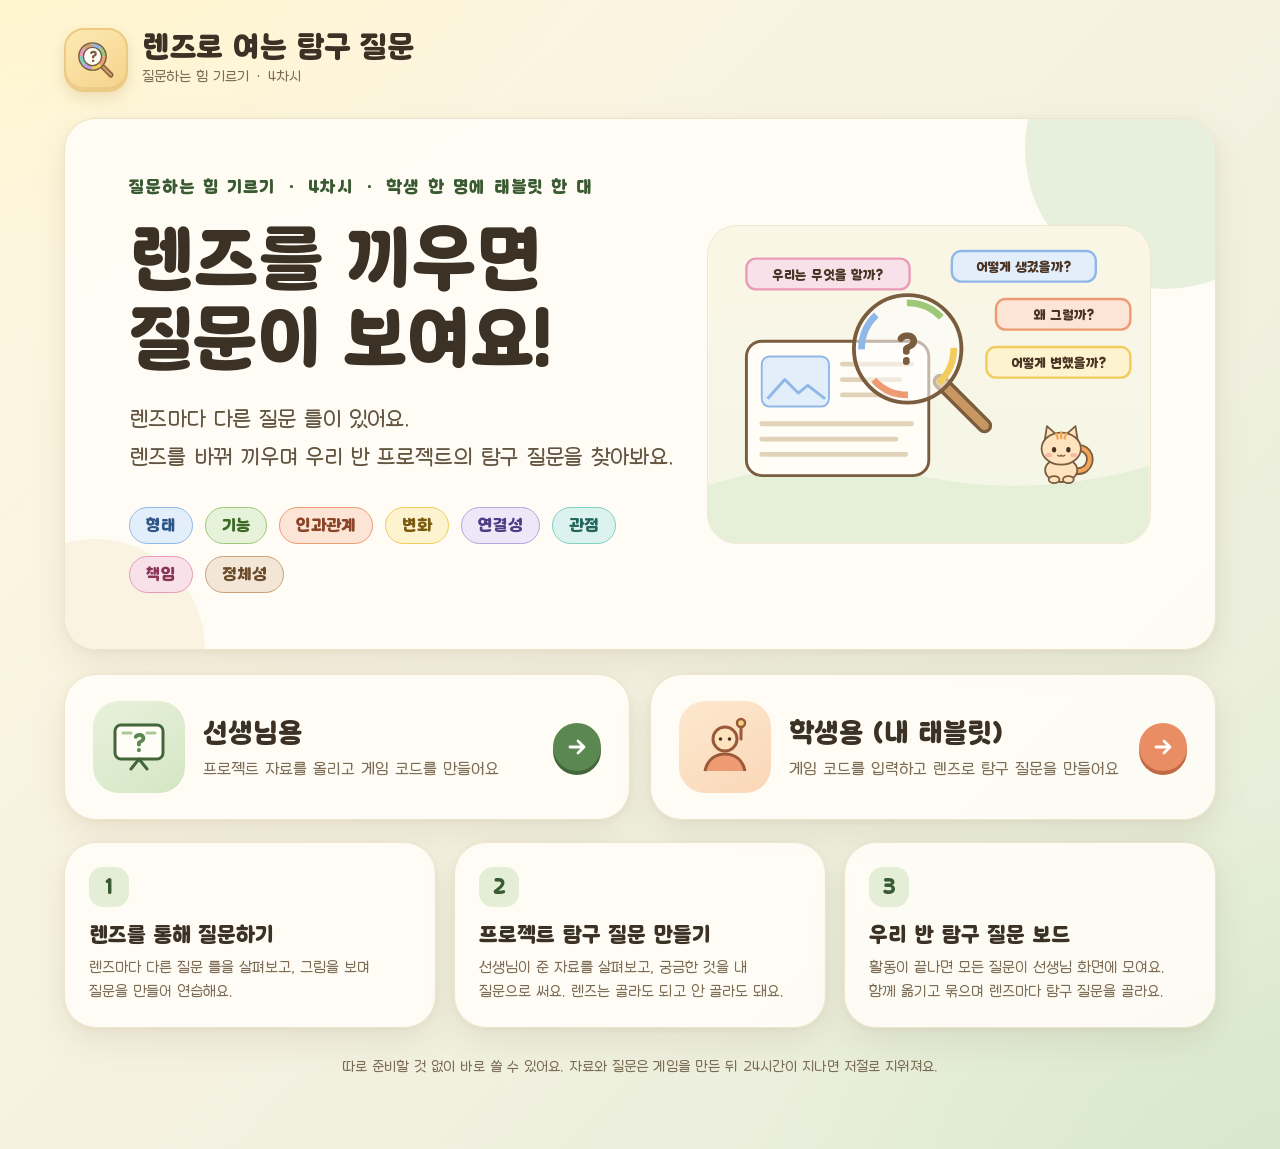
<file: index.html>
<!doctype html>
<html lang="ko">
<head>
  <meta charset="utf-8">
  <meta name="viewport" content="width=device-width, initial-scale=1, viewport-fit=cover">
  <title>렌즈로 여는 탐구 질문</title>
  <meta name="description" content="개념적 렌즈로 질문 틀을 익히고, 우리 반 프로젝트 자료를 보며 탐구 질문을 만드는 4차시 활동">
  <link rel="icon" href="assets/favicon.svg" type="image/svg+xml">
  <link rel="preload" href="assets/fonts/dunggeunmiso-b.woff2" as="font" type="font/woff2" crossorigin>
  <link rel="stylesheet" href="css/app.css">
</head>
<body>
  <main class="page">
    <header class="topbar">
      <div id="brand"></div>
      <div class="spacer"></div>
    </header>

    <section class="card pad-lg" aria-labelledby="hero-title">
      <span class="deco green" style="width:280px;height:280px;right:-90px;top:-110px"></span>
      <span class="deco cream" style="width:220px;height:220px;left:-80px;bottom:-110px"></span>
      <div class="hero">
        <div>
          <div class="eyebrow">질문하는 힘 기르기 · 4차시 · 학생 한 명에 태블릿 한 대</div>
          <h1 class="display" id="hero-title">렌즈를 끼우면<br>질문이 보여요!</h1>
          <p class="lead">렌즈마다 다른 질문 틀이 있어요.<br>렌즈를 바꿔 끼우며 우리 반 프로젝트의 탐구 질문을 찾아봐요.</p>
          <div class="row" id="lens-chips"></div>
        </div>
        <div class="hero-art" id="hero-art"></div>
      </div>
    </section>

    <section class="choices" aria-label="사용자 고르기">
      <a class="choice teacher" href="teacher.html">
        <span class="art" id="art-teacher"></span>
        <span>
          <span class="t">선생님용</span>
          <span class="d" style="display:block">프로젝트 자료를 올리고 게임 코드를 만들어요</span>
        </span>
        <span class="go" id="go-1"></span>
      </a>
      <a class="choice student" href="student.html">
        <span class="art" id="art-student"></span>
        <span>
          <span class="t">학생용 (내 태블릿)</span>
          <span class="d" style="display:block">게임 코드를 입력하고 렌즈로 탐구 질문을 만들어요</span>
        </span>
        <span class="go" id="go-2"></span>
      </a>
    </section>

    <section class="steps" aria-label="활동 방법">
      <div class="card step">
        <div class="num">1</div>
        <div class="t">렌즈를 통해 질문하기</div>
        <div class="d">렌즈마다 다른 질문 틀을 살펴보고, 그림을 보며 질문을 만들어 연습해요.</div>
      </div>
      <div class="card step">
        <div class="num">2</div>
        <div class="t">프로젝트 탐구 질문 만들기</div>
        <div class="d">선생님이 준 자료를 살펴보고, 궁금한 것을 내 질문으로 써요. 렌즈는 골라도 되고 안 골라도 돼요.</div>
      </div>
      <div class="card step">
        <div class="num">3</div>
        <div class="t">우리 반 탐구 질문 보드</div>
        <div class="d">활동이 끝나면 모든 질문이 선생님 화면에 모여요. 함께 옮기고 묶으며 렌즈마다 탐구 질문을 골라요.</div>
      </div>
    </section>

    <p class="foot">따로 준비할 것 없이 바로 쓸 수 있어요. 자료와 질문은 게임을 만든 뒤 24시간이 지나면 저절로 지워져요.</p>
  </main>

  <script type="module">
    import { brandHtml, heroLensArt, teacherArt, studentArt, esc, ICON } from './js/ui.js';
    import { DEFAULT_LENSES } from './js/lenses.js';
    document.getElementById('brand').innerHTML = brandHtml();
    document.getElementById('hero-art').innerHTML = '<div class="art-frame">' + heroLensArt() + '</div>';
    document.getElementById('art-teacher').innerHTML = teacherArt();
    document.getElementById('art-student').innerHTML = studentArt();
    document.getElementById('go-1').innerHTML = ICON.arrow;
    document.getElementById('go-2').innerHTML = ICON.arrow;
    document.getElementById('lens-chips').innerHTML = DEFAULT_LENSES.map((l) => `<span class="chip lens-chip" style="background:${l.color.soft};color:${l.color.ink};border-color:${l.color.main}">${esc(l.name)}</span>`).join('');
  </script>
</body>
</html>
</file>
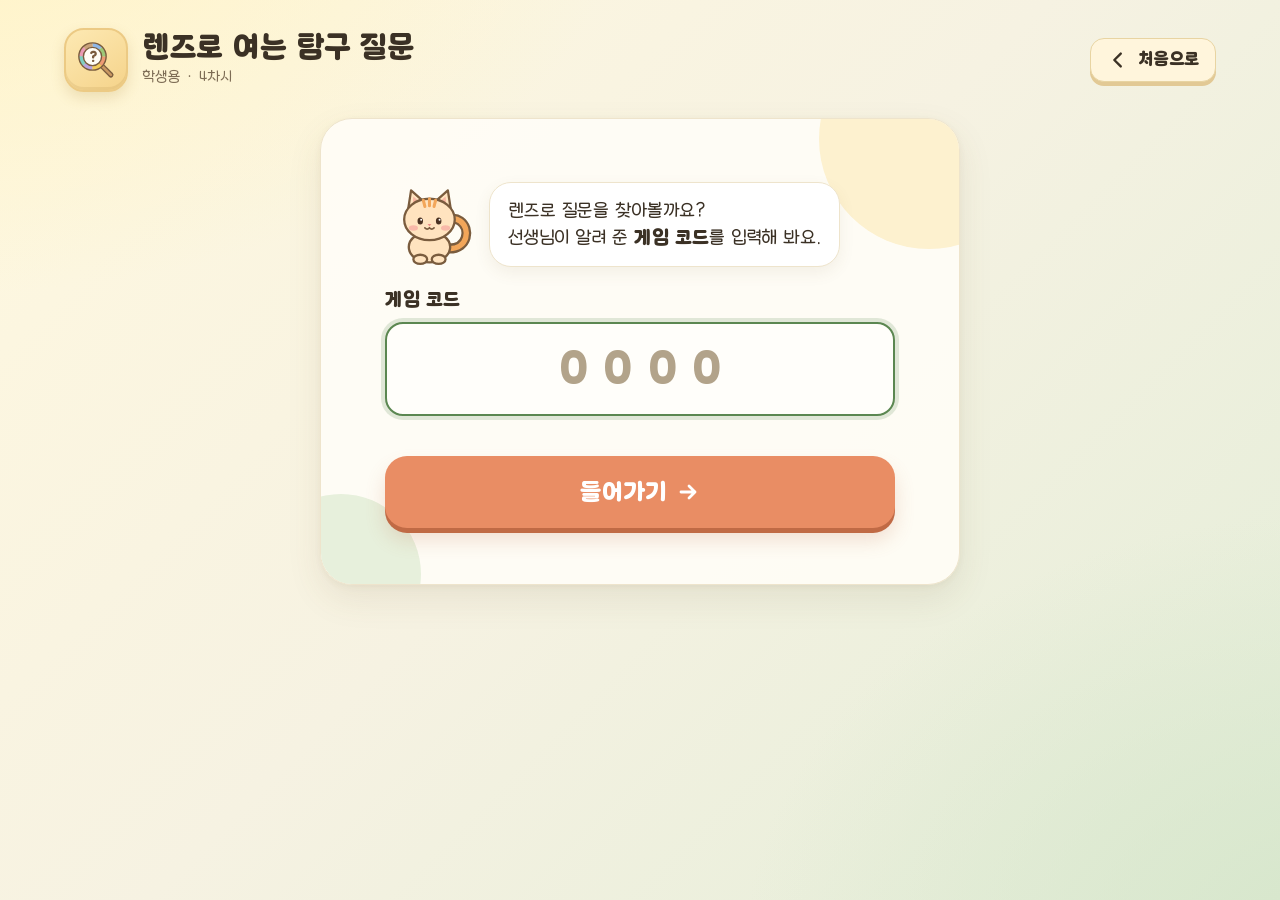
<file: student.html>
<!doctype html>
<html lang="ko">
<head>
  <meta charset="utf-8">
  <meta name="viewport" content="width=device-width, initial-scale=1, viewport-fit=cover">
  <title>학생 · 렌즈로 여는 탐구 질문</title>
  <link rel="icon" href="assets/favicon.svg" type="image/svg+xml">
  <link rel="preload" href="assets/fonts/dunggeunmiso-b.woff2" as="font" type="font/woff2" crossorigin>
  <link rel="stylesheet" href="css/app.css">
</head>
<body>
  <main class="page" id="app">
    <div class="empty-state">불러오는 중이에요…</div>
  </main>
  <script type="module" src="js/student.js"></script>
</body>
</html>
</file>
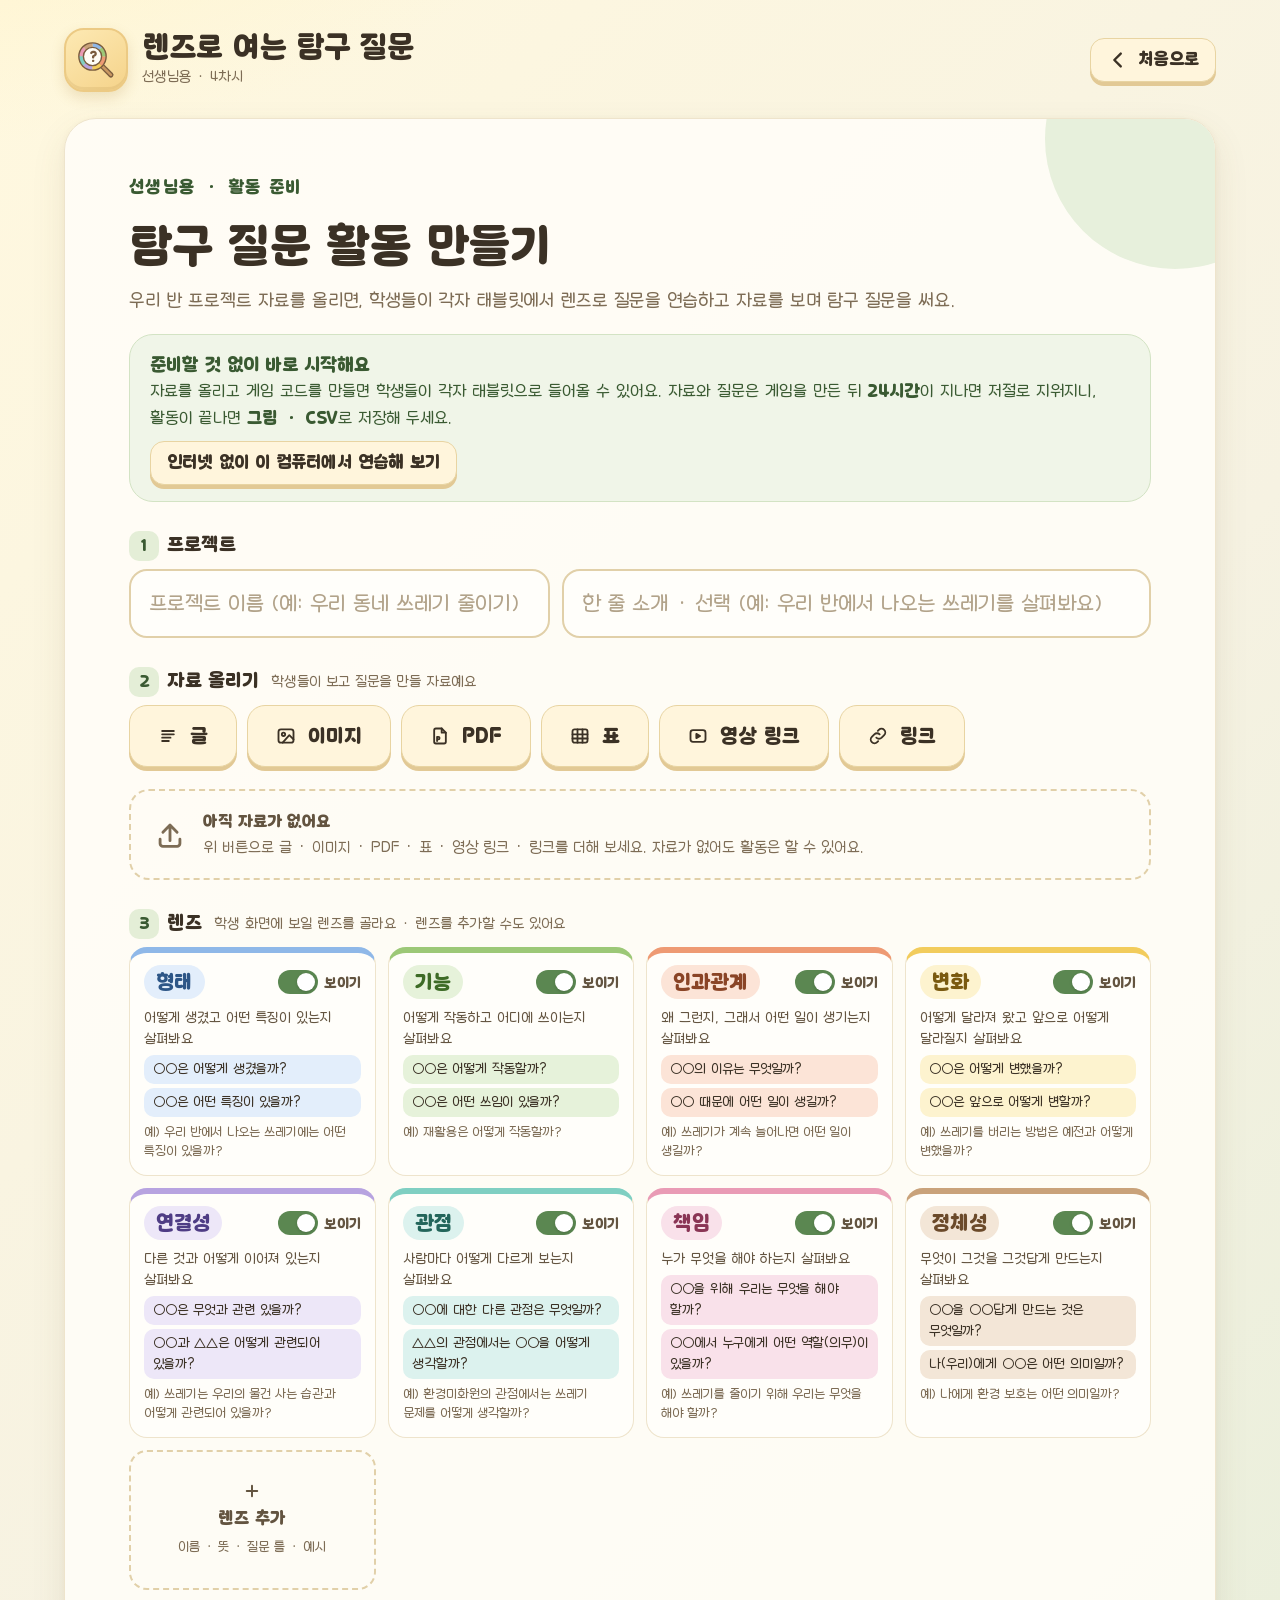
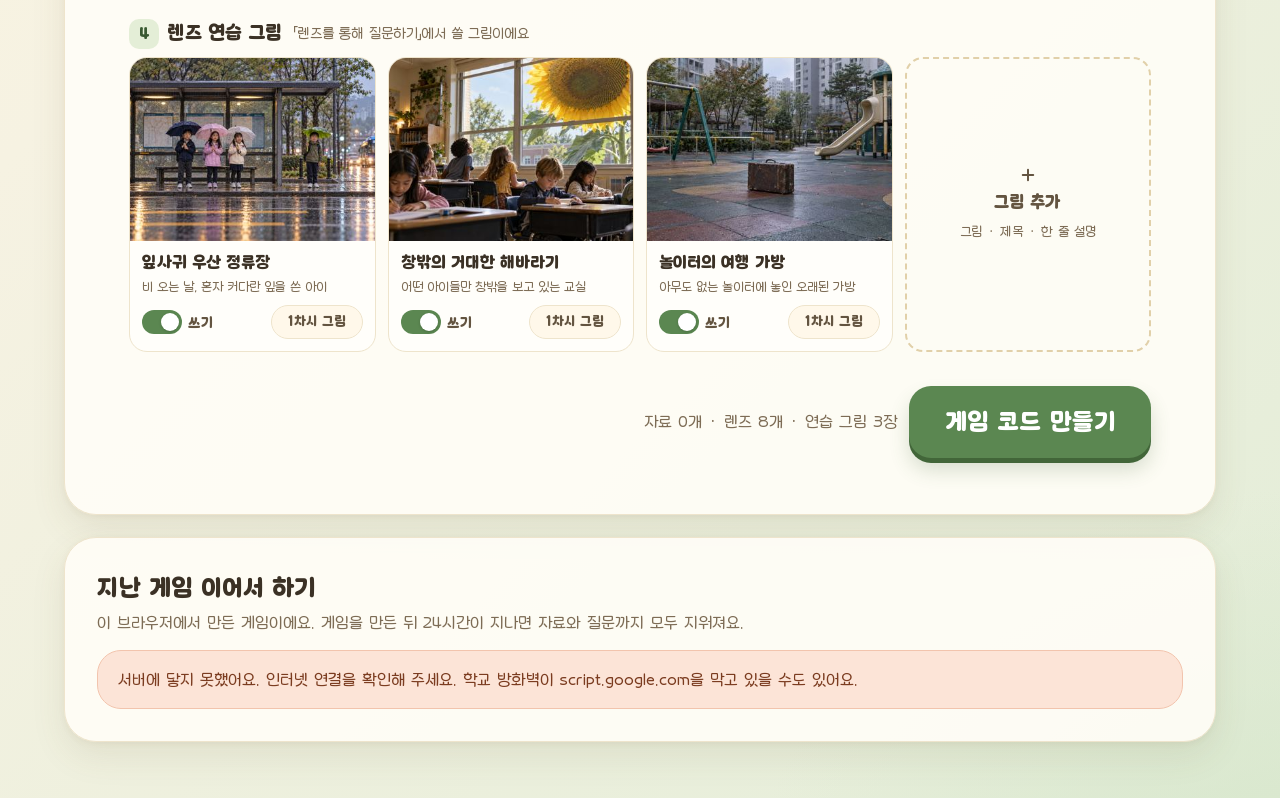
<file: teacher.html>
<!doctype html>
<html lang="ko">
<head>
  <meta charset="utf-8">
  <meta name="viewport" content="width=device-width, initial-scale=1, viewport-fit=cover">
  <title>선생님 · 렌즈로 여는 탐구 질문</title>
  <link rel="icon" href="assets/favicon.svg" type="image/svg+xml">
  <link rel="preload" href="assets/fonts/dunggeunmiso-b.woff2" as="font" type="font/woff2" crossorigin>
  <link rel="stylesheet" href="css/app.css">
</head>
<body>
  <main class="page" id="app">
    <div class="empty-state">불러오는 중이에요…</div>
  </main>
  <script type="module" src="js/teacher.js"></script>
</body>
</html>
</file>
<file: css/app.css>
/* 질문하는 힘 기르기 · 공통 스타일 (4차시 렌즈로 여는 탐구 질문은 맨 아래 「4차시」 부분)
   색과 모양은 아래 :root 변수에서 한꺼번에 바꿀 수 있다.
   화면 기준: 노트북(1280~1920px)과 태블릿(가로 1024~1366px, 세로 768~834px). 휴대폰은 고려하지 않는다. */

@font-face {
  font-family: 'Dunggeunmiso';
  src: url('../assets/fonts/dunggeunmiso-r.woff2') format('woff2');
  font-weight: 400;
  font-display: swap;
}
@font-face {
  font-family: 'Dunggeunmiso';
  src: url('../assets/fonts/dunggeunmiso-b.woff2') format('woff2');
  font-weight: 700;
  font-display: swap;
}

:root {
  --font: 'Dunggeunmiso', 'Apple SD Gothic Neo', 'Malgun Gothic', 'Noto Sans KR', sans-serif;

  --bg-1: #fff8df;
  --bg-2: #f6f2e2;
  --bg-3: #e3edd8;

  --paper: #fffdf7;
  --paper-2: #fff8ea;
  --paper-glass: rgba(255, 253, 247, 0.92);
  --line: #eee4cc;
  --line-strong: #e1d0a9;

  --ink: #3b3125;
  --ink-2: #635440;
  --ink-3: #7d6c55;

  --green: #5b8751;
  --green-dark: #426639;
  --green-soft: #e4eed7;
  --green-softer: #f0f5e8;
  --green-ink: #3a5a32;

  --wood: #e8c48a;
  --wood-dark: #c79856;
  --cream-btn: #fff5dc;
  --cream-btn-line: #e8d4a2;
  --cream-btn-shadow: #e2c995;

  --apricot: #e98d64;
  --apricot-dark: #c06a45;
  --apricot-soft: #fce4d7;
  --butter: #f4d57a;
  --butter-soft: #fcf1cc;
  --danger: #b84a3a;
  --danger-soft: #fbe3dd;

  --rail: #c7a676;
  --rail-dark: #a98656;

  --r-xl: 32px;
  --r-lg: 24px;
  --r-md: 18px;
  --r-sm: 12px;

  --shadow-card: 0 14px 34px rgba(112, 90, 48, 0.1), 0 2px 6px rgba(112, 90, 48, 0.06);
  --shadow-soft: 0 6px 16px rgba(112, 90, 48, 0.08);
}

* {
  box-sizing: border-box;
}

html,
body {
  margin: 0;
  padding: 0;
}

html {
  min-height: 100%;
  background-color: var(--bg-2);
  background-image:
    radial-gradient(1100px 620px at -5% -10%, #fff3c6 0%, rgba(255, 243, 198, 0) 62%),
    radial-gradient(1000px 720px at 105% 105%, #d6e6cb 0%, rgba(214, 230, 203, 0) 60%),
    linear-gradient(135deg, var(--bg-1) 0%, var(--bg-2) 48%, var(--bg-3) 100%);
  background-repeat: no-repeat;
  background-size: 100% 100%;
}

body {
  font-family: var(--font);
  color: var(--ink);
  min-height: 100vh;
  background: transparent;
  -webkit-font-smoothing: antialiased;
  line-height: 1.5;
  word-break: keep-all;
  overflow-wrap: break-word;
}

img {
  max-width: 100%;
  display: block;
}

button,
input,
select,
textarea {
  font: inherit;
  color: inherit;
}

a {
  color: var(--green-ink);
}

.sr-only {
  position: absolute !important;
  width: 1px;
  height: 1px;
  overflow: hidden;
  clip: rect(0 0 0 0);
  white-space: nowrap;
}

/* ── 레이아웃 ─────────────────────────────── */

.page {
  max-width: 1200px;
  margin: 0 auto;
  padding: 28px 24px 56px;
}

.page.wide {
  max-width: 1600px;
}

.stack {
  display: flex;
  flex-direction: column;
  gap: 16px;
}

.row {
  display: flex;
  align-items: center;
  gap: 12px;
  flex-wrap: wrap;
}

.spacer {
  flex: 1;
}

.hidden {
  display: none !important;
}

/* ── 머리말(브랜드) ─────────────────────────── */

.topbar {
  display: flex;
  align-items: center;
  gap: 16px;
  margin-bottom: 26px;
  flex-wrap: wrap;
}

.brand {
  display: flex;
  align-items: center;
  gap: 14px;
  text-decoration: none;
  color: inherit;
}

.brand-tile {
  width: 64px;
  height: 64px;
  border-radius: 20px;
  background: linear-gradient(145deg, #fde9b3, #f5d38a);
  border: 2px solid #ecca84;
  box-shadow: inset 0 -3px 0 rgba(150, 110, 40, 0.12), 0 6px 14px rgba(170, 130, 50, 0.2);
  display: flex;
  align-items: center;
  justify-content: center;
  flex-shrink: 0;
}

.brand-name {
  font-size: 30px;
  font-weight: 700;
  line-height: 1.1;
  letter-spacing: -0.01em;
}

.brand-sub {
  font-size: 15px;
  color: var(--ink-3);
}

/* ── 카드 ─────────────────────────────────── */

.card {
  background: var(--paper-glass);
  border: 1px solid var(--line);
  border-radius: var(--r-xl);
  box-shadow: var(--shadow-card);
  position: relative;
  overflow: hidden;
}

.card.pad {
  padding: 32px;
}

.card.pad-lg {
  padding: 56px 64px;
}

.card .deco {
  position: absolute;
  border-radius: 50%;
  pointer-events: none;
  z-index: 0;
}

.card > *:not(.deco) {
  position: relative;
  z-index: 1;
}

.deco.green {
  background: #e7f0dc;
}

.deco.cream {
  background: #fbf3e2;
}

.deco.butter {
  background: #fdf1cf;
}

.section-title {
  font-size: 24px;
  font-weight: 700;
  margin: 0 0 4px;
}

.section-desc {
  color: var(--ink-3);
  margin: 0;
  font-size: 17px;
}

.eyebrow {
  color: var(--green-ink);
  font-weight: 700;
  font-size: 17px;
  letter-spacing: 0.08em;
}

.display {
  font-size: clamp(40px, 5.6vw, 76px);
  line-height: 1.12;
  font-weight: 700;
  margin: 18px 0 22px;
  letter-spacing: -0.01em;
}

.lead {
  font-size: clamp(18px, 2vw, 23px);
  color: var(--ink-2);
  margin: 0 0 30px;
  line-height: 1.65;
}

/* ── 버튼 ─────────────────────────────────── */

.btn {
  border: 0;
  border-radius: var(--r-md);
  padding: 15px 28px;
  min-height: 56px;
  font-size: 20px;
  font-weight: 700;
  display: inline-flex;
  align-items: center;
  justify-content: center;
  gap: 10px;
  cursor: pointer;
  text-decoration: none;
  transition: transform 0.08s ease, box-shadow 0.08s ease, background 0.15s ease, opacity 0.15s;
  user-select: none;
  -webkit-tap-highlight-color: transparent;
  white-space: nowrap;
}

.btn:focus-visible,
.seg button:focus-visible,
.photo-opt:focus-visible,
.choice:focus-visible,
.group-pick:focus-visible {
  outline: 4px solid rgba(91, 135, 81, 0.45);
  outline-offset: 3px;
}

.btn-primary {
  background: var(--green);
  color: #fff;
  box-shadow: 0 5px 0 var(--green-dark), 0 12px 20px rgba(66, 102, 57, 0.2);
}

.btn-primary:hover {
  background: #54804a;
}

.btn-primary:active {
  transform: translateY(4px);
  box-shadow: 0 1px 0 var(--green-dark), 0 4px 10px rgba(66, 102, 57, 0.2);
}

.btn-apricot {
  background: var(--apricot);
  color: #fff;
  box-shadow: 0 5px 0 var(--apricot-dark), 0 12px 20px rgba(192, 106, 69, 0.2);
}

.btn-apricot:active {
  transform: translateY(4px);
  box-shadow: 0 1px 0 var(--apricot-dark);
}

.btn-cream {
  background: var(--cream-btn);
  color: var(--ink);
  border: 1.5px solid var(--cream-btn-line);
  box-shadow: 0 4px 0 var(--cream-btn-shadow);
}

.btn-cream:hover {
  background: #fff1cf;
}

.btn-cream:active {
  transform: translateY(3px);
  box-shadow: 0 1px 0 var(--cream-btn-shadow);
}

.btn-ghost {
  background: transparent;
  color: var(--ink-2);
  min-height: 44px;
  padding: 8px 14px;
}

.btn-ghost:hover {
  background: rgba(255, 255, 255, 0.6);
}

.btn-danger {
  background: #fff;
  color: var(--danger);
  border: 1.5px solid #ecc2b8;
  box-shadow: 0 4px 0 #e8b5aa;
}

.btn-lg {
  min-height: 68px;
  font-size: 24px;
  padding: 18px 36px;
  border-radius: 22px;
}

.btn-sm {
  min-height: 44px;
  font-size: 17px;
  padding: 8px 16px;
  border-radius: 14px;
}

.btn[disabled],
.btn.disabled {
  opacity: 0.45;
  cursor: not-allowed;
  transform: none !important;
}

.btn-icon {
  width: 52px;
  height: 52px;
  min-height: 0;
  padding: 0;
  border-radius: 16px;
}

/* ── 칩 · 배지 ─────────────────────────────── */

.chip {
  display: inline-flex;
  align-items: center;
  gap: 8px;
  padding: 8px 16px;
  border-radius: 999px;
  background: var(--green-soft);
  color: var(--green-ink);
  font-weight: 700;
  font-size: 16px;
  line-height: 1.2;
}

.chip.cream {
  background: var(--paper-2);
  color: var(--ink-2);
  border: 1px solid var(--line);
}

.chip.butter {
  background: var(--butter-soft);
  color: #6b5312;
}

.chip.apricot {
  background: var(--apricot-soft);
  color: #8a4426;
}

.badge {
  display: inline-flex;
  align-items: center;
  justify-content: center;
  min-width: 34px;
  height: 34px;
  padding: 0 10px;
  border-radius: 999px;
  font-weight: 700;
  font-size: 17px;
}

.dot {
  width: 10px;
  height: 10px;
  border-radius: 50%;
  background: #8fbf73;
  display: inline-block;
  flex-shrink: 0;
}

.dot.off {
  background: #cdbfa6;
}

/* ── 입력 ─────────────────────────────────── */

.field {
  display: flex;
  flex-direction: column;
  gap: 8px;
}

.field > label,
.field-label {
  font-weight: 700;
  font-size: 19px;
}

.field .hint {
  font-size: 15px;
  color: var(--ink-3);
}

.input {
  width: 100%;
  font-size: 22px;
  padding: 16px 18px;
  border-radius: var(--r-md);
  border: 2px solid var(--line-strong);
  background: #fffefa;
  color: var(--ink);
  outline: none;
  transition: border-color 0.15s, box-shadow 0.15s;
}

.input:focus {
  border-color: var(--green);
  box-shadow: 0 0 0 4px rgba(91, 135, 81, 0.18);
}

.input::placeholder {
  color: #b2a38a;
}

textarea.input {
  resize: vertical;
  min-height: 140px;
  font-size: 16px;
  font-family: ui-monospace, Menlo, Consolas, monospace;
}

.input.code {
  font-size: 44px;
  letter-spacing: 0.35em;
  text-align: center;
  font-weight: 700;
  padding: 12px 18px 12px calc(18px + 0.35em);
}

/* 세그먼트 선택 */
.seg {
  display: flex;
  flex-wrap: wrap;
  gap: 10px;
}

.seg button {
  min-height: 52px;
  min-width: 64px;
  padding: 10px 18px;
  border-radius: 16px;
  border: 2px solid var(--line-strong);
  background: #fffefa;
  font-size: 19px;
  font-weight: 700;
  color: var(--ink-2);
  cursor: pointer;
  transition: all 0.12s;
}

.seg button[aria-pressed='true'] {
  border-color: var(--green);
  background: var(--green-soft);
  color: var(--green-ink);
  box-shadow: 0 3px 0 #c5d8b6;
}

.stepper {
  display: inline-flex;
  align-items: center;
  gap: 14px;
}

.stepper .value {
  font-size: 34px;
  font-weight: 700;
  min-width: 70px;
  text-align: center;
}

/* ── 알림 띠 · 토스트 · 모달 ───────────────── */

.notice {
  display: flex;
  gap: 14px;
  align-items: flex-start;
  padding: 16px 20px;
  border-radius: var(--r-lg);
  background: var(--butter-soft);
  border: 1px solid #f0dc9c;
  color: #5e4a12;
  font-size: 17px;
}

.notice.green {
  background: var(--green-softer);
  border-color: #d3e3c4;
  color: var(--green-ink);
}

.notice.apricot {
  background: var(--apricot-soft);
  border-color: #f2c4ad;
  color: #7b3c20;
}

.notice strong {
  display: block;
  font-size: 18px;
}

#toasts {
  position: fixed;
  top: 18px;
  left: 50%;
  transform: translateX(-50%);
  z-index: 1000;
  display: flex;
  flex-direction: column;
  gap: 10px;
  align-items: center;
  pointer-events: none;
  width: min(92vw, 560px);
}

.toast {
  pointer-events: auto;
  background: #3b3125;
  color: #fff8ea;
  padding: 14px 22px;
  border-radius: 18px;
  font-size: 18px;
  box-shadow: 0 10px 26px rgba(40, 30, 15, 0.25);
  animation: toast-in 0.25s ease;
  text-align: center;
}

.toast.good {
  background: var(--green-dark);
}

.toast.warn {
  background: #8a4a2a;
}

@keyframes toast-in {
  from {
    opacity: 0;
    transform: translateY(-10px);
  }
}

.modal-back {
  position: fixed;
  inset: 0;
  background: rgba(59, 45, 25, 0.38);
  backdrop-filter: blur(3px);
  -webkit-backdrop-filter: blur(3px);
  z-index: 900;
  display: flex;
  align-items: center;
  justify-content: center;
  padding: 20px;
  animation: fade 0.18s ease;
}

.modal {
  background: var(--paper);
  border-radius: var(--r-xl);
  border: 1px solid var(--line);
  box-shadow: 0 24px 60px rgba(40, 30, 15, 0.3);
  max-width: 560px;
  width: 100%;
  max-height: 92vh;
  overflow: auto;
  padding: 30px;
}

.modal.wide {
  max-width: 1100px;
  padding: 18px;
}

.modal h2 {
  margin: 0 0 8px;
  font-size: 26px;
}

.modal p {
  color: var(--ink-2);
  font-size: 18px;
  margin: 0 0 20px;
}

.modal .actions {
  display: flex;
  gap: 12px;
  justify-content: flex-end;
  flex-wrap: wrap;
  margin-top: 8px;
}

@keyframes fade {
  from {
    opacity: 0;
  }
}

.offline-bar {
  position: fixed;
  left: 0;
  right: 0;
  bottom: 0;
  z-index: 950;
  background: #8a4a2a;
  color: #fff;
  text-align: center;
  padding: 10px 16px;
  font-size: 17px;
}

/* ── 시작 화면 ─────────────────────────────── */

.hero {
  display: grid;
  grid-template-columns: minmax(0, 1.25fr) minmax(0, 1fr);
  gap: 24px;
  align-items: center;
}

.hero-art {
  display: flex;
  align-items: center;
  justify-content: center;
}

.hero-art .art-frame {
  width: 100%;
  max-width: 470px;
  border-radius: 30px;
  overflow: hidden;
  background: linear-gradient(180deg, #fbf6e6 0%, #f3f6e7 100%);
  border: 1px solid #efe7cf;
}

.hero-art svg {
  width: 100%;
  height: auto;
  display: block;
}

.choices {
  display: grid;
  grid-template-columns: repeat(2, minmax(0, 1fr));
  gap: 20px;
  margin-top: 24px;
}

.choice {
  display: flex;
  gap: 18px;
  align-items: center;
  padding: 26px 28px;
  border-radius: var(--r-xl);
  border: 1.5px solid var(--line);
  background: var(--paper-glass);
  box-shadow: var(--shadow-card);
  text-decoration: none;
  color: inherit;
  position: relative;
  overflow: hidden;
  transition: transform 0.15s ease, box-shadow 0.15s ease, border-color 0.15s;
}

.choice:hover {
  transform: translateY(-3px);
  border-color: #d9c792;
  box-shadow: 0 20px 40px rgba(112, 90, 48, 0.14);
}

.choice .art {
  width: 92px;
  height: 92px;
  border-radius: 26px;
  display: flex;
  align-items: center;
  justify-content: center;
  flex-shrink: 0;
}

.choice.teacher .art {
  background: linear-gradient(145deg, #e8f1dc, #d4e6c3);
}

.choice.student .art {
  background: linear-gradient(145deg, #fde9cf, #fad6b7);
}

.choice .t {
  font-size: 27px;
  font-weight: 700;
}

.choice .d {
  color: var(--ink-3);
  font-size: 17px;
  margin-top: 2px;
}

.choice .go {
  margin-left: auto;
  width: 48px;
  height: 48px;
  border-radius: 50%;
  display: flex;
  align-items: center;
  justify-content: center;
  flex-shrink: 0;
}

.choice.teacher .go {
  background: var(--green);
  box-shadow: 0 4px 0 var(--green-dark);
}

.choice.student .go {
  background: var(--apricot);
  box-shadow: 0 4px 0 var(--apricot-dark);
}

.steps {
  display: grid;
  grid-template-columns: repeat(3, minmax(0, 1fr));
  gap: 18px;
  margin-top: 22px;
}

.step {
  padding: 24px;
}

.step .num {
  width: 40px;
  height: 40px;
  border-radius: 14px;
  background: var(--green-soft);
  color: var(--green-ink);
  font-weight: 700;
  font-size: 20px;
  display: flex;
  align-items: center;
  justify-content: center;
  margin-bottom: 12px;
}

.step .t {
  font-size: 21px;
  font-weight: 700;
}

.step .d {
  color: var(--ink-3);
  font-size: 16px;
  margin-top: 4px;
}

.foot {
  margin-top: 28px;
  text-align: center;
  color: var(--ink-3);
  font-size: 15px;
}

/* ── 사진 고르기 ───────────────────────────── */

.photo-grid {
  display: grid;
  grid-template-columns: repeat(4, minmax(0, 1fr));
  gap: 16px;
}

.photo-opt {
  border: 2px solid var(--line);
  background: #fffefa;
  border-radius: 22px;
  padding: 8px 8px 12px;
  cursor: pointer;
  text-align: left;
  position: relative;
  transition: border-color 0.15s, box-shadow 0.15s, transform 0.15s;
}

.photo-opt:hover {
  transform: translateY(-2px);
}

.photo-opt img,
.photo-opt .upload-face {
  width: 100%;
  aspect-ratio: 16 / 9;
  object-fit: cover;
  border-radius: 15px;
  background: #efe6d2;
}

.photo-opt .upload-face {
  display: flex;
  flex-direction: column;
  align-items: center;
  justify-content: center;
  gap: 6px;
  border: 2px dashed #d8c69c;
  background: #fffaf0;
  color: var(--ink-3);
  font-size: 15px;
}

.photo-opt .pt {
  font-weight: 700;
  font-size: 17px;
  margin: 10px 6px 0;
  line-height: 1.3;
}

.photo-opt .ph {
  font-size: 14px;
  color: var(--ink-3);
  margin: 2px 6px 0;
  line-height: 1.35;
}

.photo-opt[aria-pressed='true'] {
  border-color: var(--green);
  box-shadow: 0 0 0 4px rgba(91, 135, 81, 0.2);
}

.photo-opt .check {
  position: absolute;
  top: 16px;
  right: 16px;
  width: 36px;
  height: 36px;
  border-radius: 50%;
  background: var(--green);
  display: none;
  align-items: center;
  justify-content: center;
  box-shadow: 0 3px 0 var(--green-dark);
}

.photo-opt[aria-pressed='true'] .check {
  display: flex;
}

/* ── 설정 폼 ───────────────────────────────── */

.setup-grid {
  display: grid;
  grid-template-columns: minmax(0, 1fr) minmax(0, 1fr);
  gap: 28px 36px;
}

.setup-grid .full {
  grid-column: 1 / -1;
}

.form-num {
  display: inline-flex;
  width: 30px;
  height: 30px;
  border-radius: 10px;
  background: var(--green-soft);
  color: var(--green-ink);
  align-items: center;
  justify-content: center;
  font-size: 16px;
  font-weight: 700;
  margin-right: 8px;
}

.mode-pick {
  display: grid;
  grid-template-columns: repeat(2, minmax(0, 1fr));
  gap: 14px;
}

.mode-pick button {
  text-align: left;
  padding: 18px 20px;
  border-radius: 20px;
  border: 2px solid var(--line-strong);
  background: #fffefa;
  cursor: pointer;
}

.mode-pick button .t {
  font-weight: 700;
  font-size: 20px;
}

.mode-pick button .d {
  font-size: 15px;
  color: var(--ink-3);
  margin-top: 2px;
}

.mode-pick button[aria-pressed='true'] {
  border-color: var(--green);
  background: var(--green-softer);
  box-shadow: 0 3px 0 #c5d8b6;
}

.mode-pick button[disabled] {
  opacity: 0.55;
  cursor: not-allowed;
}

/* ── 대기실 ───────────────────────────────── */

.lobby {
  display: grid;
  grid-template-columns: 420px minmax(0, 1fr);
  gap: 24px;
  align-items: start;
}

.code-tiles {
  display: flex;
  gap: 12px;
  justify-content: center;
}

.code-tiles span {
  width: 82px;
  height: 104px;
  border-radius: 22px;
  background: #fff;
  border: 1.5px solid var(--line);
  box-shadow: 0 6px 0 #ece0c4;
  font-size: 64px;
  font-weight: 700;
  display: flex;
  align-items: center;
  justify-content: center;
  color: var(--ink);
}

.qr-box {
  background: #fff;
  border-radius: 22px;
  border: 1.5px solid var(--line);
  padding: 14px;
  width: 210px;
  height: 210px;
  margin: 0 auto;
}

.qr-box svg {
  width: 100%;
  height: 100%;
  display: block;
}

.join-url {
  font-size: 15px;
  color: var(--ink-3);
  text-align: center;
  word-break: break-all;
}

.groups-grid {
  display: grid;
  grid-template-columns: repeat(auto-fill, minmax(230px, 1fr));
  gap: 16px;
}

.group-card {
  border-radius: 24px;
  background: var(--paper-glass);
  border: 1.5px solid var(--line);
  box-shadow: var(--shadow-soft);
  overflow: hidden;
  min-height: 170px;
  display: flex;
  flex-direction: column;
}

.group-card .gh {
  display: flex;
  align-items: center;
  gap: 10px;
  padding: 12px 16px;
  font-weight: 700;
  font-size: 20px;
}

.group-card .gb {
  padding: 10px 14px 14px;
  display: flex;
  flex-wrap: wrap;
  gap: 8px;
  align-content: flex-start;
  flex: 1;
}

.group-card .empty {
  color: var(--ink-3);
  font-size: 15px;
  padding: 4px 2px;
}

.pchip {
  display: inline-flex;
  align-items: center;
  gap: 7px;
  padding: 7px 12px;
  border-radius: 999px;
  background: #fff;
  border: 1.5px solid var(--line);
  font-size: 17px;
  font-weight: 700;
  cursor: pointer;
}

.pchip .ord {
  font-size: 13px;
  color: var(--ink-3);
  font-weight: 700;
}

.pchip.off {
  opacity: 0.55;
}

.pchip.me {
  border-color: var(--green);
  background: var(--green-softer);
}

.pchip.turn {
  border-color: #e3b33b;
  background: var(--butter-soft);
  box-shadow: 0 3px 0 #ead48d;
}

.big-count {
  font-size: 18px;
  color: var(--ink-2);
}

/* ── 기차 ─────────────────────────────────── */

.lanes {
  display: flex;
  flex-direction: column;
  gap: 12px;
}

.lane {
  display: grid;
  grid-template-columns: 150px minmax(0, 1fr) 110px;
  align-items: center;
  gap: 14px;
  padding: 10px 18px 10px 16px;
  background: rgba(255, 253, 247, 0.72);
  border: 1px solid var(--line);
  border-radius: 24px;
  min-height: 104px;
  position: relative;
}

.lane.is-lead {
  background: rgba(253, 243, 206, 0.85);
  border-color: #efd88e;
}

.lane .who {
  display: flex;
  flex-direction: column;
  gap: 2px;
  min-width: 0;
}

.lane .gname {
  font-size: 26px;
  font-weight: 700;
  display: flex;
  align-items: center;
  gap: 8px;
}

.lane .turn-now {
  font-size: 17px;
  color: var(--ink-2);
  white-space: nowrap;
  overflow: hidden;
  text-overflow: ellipsis;
}

.lane .count {
  text-align: right;
}

.lane .count .n {
  font-size: 40px;
  font-weight: 700;
  line-height: 1;
}

.lane .count .u {
  font-size: 16px;
  color: var(--ink-3);
}

.track {
  position: relative;
  height: var(--track-h, 88px);
  display: flex;
  align-items: flex-end;
  padding-bottom: 12px;
  overflow: hidden;
}

.track::before {
  content: '';
  position: absolute;
  left: 0;
  right: 0;
  bottom: 4px;
  height: 7px;
  border-top: 3px solid var(--rail);
  border-bottom: 3px solid var(--rail);
  background: repeating-linear-gradient(90deg, transparent 0 14px, var(--rail-dark) 14px 18px);
  opacity: 0.85;
}

.train {
  display: flex;
  align-items: flex-end;
  gap: var(--gap, 6px);
  position: relative;
  z-index: 1;
}

.loco {
  flex-shrink: 0;
  margin-right: 2px;
}

.car {
  --w: 48px;
  width: var(--w);
  height: calc(var(--w) * 0.86);
  border-radius: calc(var(--w) * 0.2);
  background: var(--car-bg, #fffdf6);
  border: 2.5px solid #7a5c3e;
  display: flex;
  align-items: center;
  justify-content: center;
  font-weight: 700;
  font-size: calc(var(--w) * 0.46);
  color: #8a6a4a;
  position: relative;
  flex-shrink: 0;
  margin-bottom: 6px;
}

.car::before,
.car::after {
  content: '';
  position: absolute;
  bottom: -8px;
  width: 11px;
  height: 11px;
  border-radius: 50%;
  background: #ffe3bf;
  border: 2.5px solid #7a5c3e;
}

.car::before {
  left: 18%;
}

.car::after {
  right: 18%;
}

.car.new {
  animation: car-in 0.45s cubic-bezier(0.2, 0.9, 0.3, 1.3);
}

@keyframes car-in {
  from {
    transform: translateX(40px) scale(0.6);
    opacity: 0;
  }
}

.more {
  flex-shrink: 0;
  margin-bottom: 10px;
  padding: 6px 12px;
  border-radius: 999px;
  background: #fff;
  border: 2px dashed #b99a74;
  font-weight: 700;
  font-size: 17px;
}

/* 질문이 보이는 칸 (우리 모둠, 결과) */
.qcars {
  display: flex;
  gap: 14px;
  overflow-x: auto;
  padding: 6px 4px 16px;
  scroll-behavior: smooth;
  align-items: stretch;
}

.qcar {
  flex: 0 0 220px;
  border-radius: 18px;
  background: #fffdf6;
  border: 2px solid #8a6a4a;
  padding: 12px 14px 16px;
  position: relative;
  box-shadow: 0 4px 0 #e6d6b6;
}

.qcar .meta {
  font-size: 14px;
  color: var(--ink-3);
  display: flex;
  justify-content: space-between;
  gap: 8px;
}

.qcar .q {
  font-size: 19px;
  line-height: 1.4;
  margin-top: 4px;
  word-break: keep-all;
  overflow-wrap: anywhere;
}

.qcar.new {
  animation: car-in 0.45s cubic-bezier(0.2, 0.9, 0.3, 1.3);
}

.qcar.next {
  border-style: dashed;
  border-color: #c3a983;
  background: transparent;
  box-shadow: none;
  color: var(--ink-3);
  display: flex;
  align-items: center;
  justify-content: center;
  font-size: 17px;
  flex-basis: 140px;
}

/* ── 진행 화면 머리 ─────────────────────────── */

.board-head {
  display: grid;
  grid-template-columns: 280px minmax(0, 1fr) auto;
  gap: 20px;
  align-items: stretch;
  margin-bottom: 18px;
}

.photo-frame {
  border-radius: 22px;
  overflow: hidden;
  border: 1.5px solid var(--line);
  background: #efe6d2;
  box-shadow: var(--shadow-soft);
  cursor: zoom-in;
  padding: 0;
  display: block;
  width: 100%;
}

.photo-frame img {
  width: 100%;
  aspect-ratio: 16 / 9;
  object-fit: cover;
}

.rules {
  display: flex;
  flex-direction: column;
  gap: 8px;
  justify-content: center;
}

.rules .chip {
  font-size: 18px;
  align-self: flex-start;
}

.timer-card {
  padding: 16px 26px;
  text-align: center;
  min-width: 220px;
  display: flex;
  flex-direction: column;
  justify-content: center;
}

.timer-card .lbl {
  font-size: 16px;
  color: var(--ink-3);
}

.timer {
  font-size: 66px;
  font-weight: 700;
  line-height: 1.05;
  font-variant-numeric: tabular-nums;
}

.timer.low {
  color: var(--apricot-dark);
}

.progress {
  height: 10px;
  border-radius: 999px;
  background: #efe6d2;
  overflow: hidden;
  margin-top: 8px;
}

.progress > i {
  display: block;
  height: 100%;
  background: var(--green);
  border-radius: 999px;
  transition: width 0.4s linear;
}

.board-foot {
  display: flex;
  align-items: center;
  gap: 16px;
  margin-top: 18px;
  flex-wrap: wrap;
}

.cheer {
  display: flex;
  align-items: center;
  gap: 12px;
  font-size: 19px;
  color: var(--ink-2);
}

.pause-cover {
  position: fixed;
  inset: 0;
  z-index: 800;
  background: rgba(255, 250, 235, 0.82);
  backdrop-filter: blur(4px);
  -webkit-backdrop-filter: blur(4px);
  display: flex;
  flex-direction: column;
  align-items: center;
  justify-content: center;
  gap: 16px;
  text-align: center;
  font-size: 30px;
  font-weight: 700;
}

/* ── 결과 ─────────────────────────────────── */

.podium {
  display: grid;
  grid-template-columns: repeat(auto-fill, minmax(200px, 1fr));
  gap: 14px;
}

.rank-card {
  border-radius: 24px;
  padding: 18px 20px;
  background: var(--paper-glass);
  border: 1.5px solid var(--line);
  display: flex;
  align-items: center;
  gap: 14px;
}

.rank-card.first {
  background: linear-gradient(145deg, #fff3c9, #fde6a6);
  border-color: #efd27d;
  box-shadow: 0 8px 0 #ecd28a;
}

.rank-card .rk {
  font-size: 30px;
  font-weight: 700;
  width: 54px;
  height: 54px;
  border-radius: 18px;
  background: #fff;
  display: flex;
  align-items: center;
  justify-content: center;
  flex-shrink: 0;
}

.rank-card .gn {
  font-size: 22px;
  font-weight: 700;
}

.rank-card .ln {
  color: var(--ink-2);
  font-size: 17px;
}

.result-group {
  padding: 22px 24px 10px;
}

.result-group .rh {
  display: flex;
  align-items: center;
  gap: 12px;
  margin-bottom: 8px;
  flex-wrap: wrap;
}

.result-group .rh .gn {
  font-size: 24px;
  font-weight: 700;
}

.qcar .del {
  opacity: 0;
  position: absolute;
  top: 6px;
  right: 6px;
  border: 0;
  background: transparent;
  color: var(--ink-3);
  cursor: pointer;
  font-size: 14px;
  padding: 4px 8px;
  border-radius: 8px;
}

.qcar:hover .del,
.qcar .del:focus-visible {
  opacity: 1;
}

.qcar .del:hover {
  background: var(--danger-soft);
  color: var(--danger);
}

.tabs {
  display: flex;
  gap: 8px;
  flex-wrap: wrap;
}

.tabs button {
  border: 2px solid var(--line-strong);
  background: #fffefa;
  border-radius: 999px;
  padding: 8px 16px;
  font-weight: 700;
  font-size: 17px;
  cursor: pointer;
}

.tabs button[aria-selected='true'] {
  border-color: var(--green);
  background: var(--green-soft);
  color: var(--green-ink);
}

/* ── 학생 플레이 화면 ─────────────────────────── */

.play {
  display: grid;
  gap: 16px;
  grid-template-columns: minmax(0, 1fr);
  grid-template-areas: 'photo' 'turn' 'compose' 'lens' 'train';
  align-items: start;
}

.play .p-photo {
  grid-area: photo;
}

.play .p-turn {
  grid-area: turn;
}

.play .p-compose {
  grid-area: compose;
}

.play .p-lens {
  grid-area: lens;
}

.play .p-train {
  grid-area: train;
  margin-top: 0;
}

.play-top {
  margin-bottom: 16px;
}

.turnbar {
  display: flex;
  align-items: center;
  gap: 8px;
  flex-wrap: wrap;
}

.turnbar .arrow {
  color: #b99a74;
  font-size: 18px;
}

.compose {
  padding: 24px;
}

.compose .ask {
  font-size: 26px;
  font-weight: 700;
  line-height: 1.35;
}

.compose .sub {
  color: var(--ink-3);
  font-size: 17px;
  margin-top: 2px;
}

.compose .input {
  margin-top: 16px;
  font-size: 24px;
  padding: 18px 20px;
}

.compose .count-hint {
  text-align: right;
  font-size: 14px;
  color: var(--ink-3);
  margin-top: 6px;
}

.compose.waiting {
  background: rgba(255, 253, 247, 0.7);
}

.compose.my-turn {
  border: 2px solid #e8c45d;
  box-shadow: 0 0 0 6px rgba(244, 213, 122, 0.35), var(--shadow-card);
}

.overlap {
  margin-top: 14px;
  padding: 14px 16px;
  border-radius: 16px;
  background: var(--apricot-soft);
  border: 1.5px solid #f0bfa6;
  color: #7a3a1e;
  font-size: 18px;
}

.overlap .acts {
  display: flex;
  gap: 10px;
  margin-top: 10px;
  flex-wrap: wrap;
}

.side-card {
  padding: 22px;
}

.len-row {
  display: grid;
  grid-template-columns: 104px minmax(0, 1fr) 36px;
  align-items: center;
  gap: 10px;
  margin: 10px 0;
  font-size: 17px;
}

.len-row .bar {
  height: 18px;
  border-radius: 999px;
  background: #efe6d2;
  overflow: hidden;
}

.len-row .bar i {
  display: block;
  height: 100%;
  border-radius: 999px;
  transition: width 0.5s ease;
}

.len-row .v {
  text-align: right;
  font-weight: 700;
}

.len-row.mine {
  font-weight: 700;
}

.my-train {
  margin-top: 20px;
  padding: 16px 18px 6px;
}

.my-train .head {
  display: flex;
  align-items: center;
  gap: 12px;
  flex-wrap: wrap;
}

.group-picks {
  display: grid;
  grid-template-columns: repeat(auto-fill, minmax(170px, 1fr));
  gap: 14px;
}

.group-pick {
  border-radius: 24px;
  border: 2px solid var(--line);
  background: #fffefa;
  padding: 18px;
  cursor: pointer;
  text-align: left;
  min-height: 130px;
  display: flex;
  flex-direction: column;
  gap: 8px;
  transition: transform 0.12s, box-shadow 0.12s;
}

.group-pick:hover {
  transform: translateY(-2px);
  box-shadow: var(--shadow-soft);
}

.group-pick .gt {
  display: flex;
  align-items: center;
  gap: 10px;
  font-size: 22px;
  font-weight: 700;
}

.group-pick .gm {
  font-size: 15px;
  color: var(--ink-3);
  line-height: 1.4;
}

.group-pick[aria-pressed='true'] {
  border-color: var(--green);
  box-shadow: 0 0 0 4px rgba(91, 135, 81, 0.2);
}

.bubble {
  position: relative;
  background: #fff;
  border: 1.5px solid var(--line);
  border-radius: 22px;
  padding: 14px 18px;
  font-size: 19px;
  box-shadow: var(--shadow-soft);
  line-height: 1.45;
}

.mascot-row {
  display: flex;
  align-items: flex-end;
  gap: 12px;
}

.center-card {
  max-width: 640px;
  margin: 0 auto;
}

.empty-state {
  text-align: center;
  padding: 40px 20px;
  color: var(--ink-3);
}

.room-list {
  display: flex;
  flex-direction: column;
  gap: 10px;
}

.room-item {
  display: flex;
  align-items: center;
  gap: 12px;
  padding: 12px 16px;
  border-radius: 18px;
  background: #fffefa;
  border: 1px solid var(--line);
  flex-wrap: wrap;
}

.room-item .rc {
  font-size: 24px;
  font-weight: 700;
  letter-spacing: 0.1em;
}

.steps-setup {
  counter-reset: s;
  display: flex;
  flex-direction: column;
  gap: 16px;
}

.steps-setup li {
  list-style: none;
}

.setup-step {
  display: grid;
  grid-template-columns: 46px minmax(0, 1fr);
  gap: 16px;
  padding: 20px 22px;
  border-radius: 22px;
  background: #fffefa;
  border: 1px solid var(--line);
}

.setup-step .sn {
  width: 46px;
  height: 46px;
  border-radius: 16px;
  background: var(--green-soft);
  color: var(--green-ink);
  font-weight: 700;
  font-size: 22px;
  display: flex;
  align-items: center;
  justify-content: center;
}

.setup-step h3 {
  margin: 4px 0 6px;
  font-size: 21px;
}

.setup-step p,
.setup-step li {
  font-size: 17px;
  color: var(--ink-2);
}

.setup-step ol {
  margin: 6px 0 0;
  padding-left: 22px;
}

.setup-step ol li {
  list-style: decimal;
  margin: 3px 0;
}

pre.rules-code {
  background: #3b3125;
  color: #fff3dc;
  border-radius: 16px;
  padding: 16px;
  font-size: 12.5px;
  max-height: 220px;
  overflow: auto;
  white-space: pre;
}

/* ── 노트북 · 태블릿 화면 맞춤 ─────────────────── */

/* 학생 게임 화면: 가로로 넓은 화면(노트북, 태블릿 가로)은 두 칸으로 */
@media (min-width: 1000px) {
  .play {
    grid-template-columns: minmax(0, 1fr) minmax(400px, 0.9fr);
    grid-template-areas:
      'photo compose'
      'turn compose'
      'train lens';
  }
  .play .p-lens,
  .play .p-train {
    align-self: stretch;
  }
}

/* 선생님 진행 화면: 화면 한 장에 모든 모둠 기차가 보이도록 */
.page.board-mode {
  max-width: none;
  height: 100vh;
  height: 100dvh;
  display: flex;
  flex-direction: column;
  padding: 16px 28px 16px;
  overflow: hidden;
}

.board-mode .topbar {
  margin-bottom: 12px;
  flex-shrink: 0;
  flex-wrap: nowrap;
}

.board-mode .photo-frame {
  height: 100%;
  min-height: 110px;
}

.board-mode .photo-frame img {
  height: 100%;
  aspect-ratio: auto;
  object-fit: cover;
}

.board-mode .board-head {
  margin-bottom: 14px;
  flex-shrink: 0;
}

.board-mode .rules {
  padding: 18px 22px;
}

.board-mode .rules .chip {
  font-size: 19px;
}

.board-mode .lanes {
  flex: 1 1 auto;
  min-height: 0;
  overflow-y: auto;
  padding: 2px;
}

.board-mode .lane {
  flex: 0 0 var(--lane-h, 104px);
  min-height: 0;
  height: var(--lane-h, 104px);
}

.board-mode .board-foot {
  margin-top: 12px;
  flex-shrink: 0;
  flex-wrap: nowrap;
}

.board-mode .cheer {
  flex: 1 1 auto;
  min-width: 0;
}

.board-mode .cheer .bubble {
  white-space: nowrap;
  overflow: hidden;
  text-overflow: ellipsis;
  min-width: 0;
}

.board-mode .board-foot .btn {
  flex-shrink: 0;
}

/* 높이가 낮은 노트북(1366×768 등) */
@media (max-height: 860px) {
  .board-mode .brand-tile {
    width: 50px;
    height: 50px;
    border-radius: 16px;
  }
  .board-mode .brand-name {
    font-size: 25px;
  }
  .board-mode .board-head {
    grid-template-columns: 220px minmax(0, 1fr) 210px;
    gap: 14px;
  }
  .board-mode .rules {
    padding: 12px 16px;
    gap: 6px;
  }
  .board-mode .rules .chip {
    font-size: 16px;
    padding: 6px 14px;
  }
  .board-mode .timer-card {
    padding: 10px 18px;
    min-width: 0;
  }
  .board-mode .timer {
    font-size: 50px;
  }
  .board-mode .cheer svg {
    width: 50px;
    height: 50px;
  }
}

@media (max-width: 1100px) {
  .page {
    padding-left: 22px;
    padding-right: 22px;
  }
  .lobby {
    grid-template-columns: minmax(0, 1fr);
  }
  .photo-grid {
    grid-template-columns: repeat(2, minmax(0, 1fr));
  }
  .board-mode .board-head {
    grid-template-columns: 220px minmax(0, 1fr) 210px;
  }
}

/* 태블릿 세로 */
@media (max-width: 900px) {
  .hero {
    grid-template-columns: minmax(0, 1fr);
  }
  .hero-art {
    order: -1;
  }
  .hero-art .art-frame {
    max-width: 400px;
  }
  .card.pad-lg {
    padding: 38px 34px;
  }
  .board-mode .board-head {
    grid-template-columns: 190px minmax(0, 1fr) 180px;
  }
  .board-mode .rules .chip {
    font-size: 15px;
  }
  .board-mode .timer {
    font-size: 44px;
  }
  .board-mode .brand-sub {
    display: none;
  }
  .board-mode .cheer svg {
    display: none;
  }
  /* 태블릿 세로: 모둠 이름·칸 수는 위 줄, 기차는 아래 줄에 넓게 */
  .board-mode .lane {
    grid-template-columns: minmax(0, 1fr) auto;
    grid-template-rows: auto 1fr;
    align-items: center;
    row-gap: 0;
    padding: 8px 16px 6px;
  }
  .board-mode .lane .who {
    flex-direction: row;
    align-items: center;
    gap: 14px;
  }
  .board-mode .lane .track {
    grid-column: 1 / -1;
    grid-row: 2;
  }
  .board-mode .lane .count {
    display: flex;
    align-items: baseline;
    gap: 4px;
  }
  .board-mode .lane .count .n {
    font-size: 30px;
  }
}

@media (prefers-reduced-motion: reduce) {
  *,
  *::before,
  *::after {
    animation: none !important;
    transition: none !important;
    scroll-behavior: auto !important;
  }
}

.qcars.wrap {
  flex-wrap: wrap;
  overflow: visible;
}

.qcars.wrap .qcar {
  flex: 0 1 230px;
}

.lanes.compact {
  gap: 8px;
}

.lanes.compact .lane {
  padding-top: 6px;
  padding-bottom: 6px;
}

.lanes.compact .lane .count .n {
  font-size: 32px;
}

/* ── 시작 · 마지막 5초 · 끝 효과 ─────────────────── */

#fx-layer {
  position: fixed;
  inset: 0;
  z-index: 1200;
  pointer-events: none;
  display: flex;
  align-items: center;
  justify-content: center;
}

.fx-count {
  width: min(40vh, 280px);
  height: min(40vh, 280px);
  border-radius: 50%;
  background: rgba(233, 141, 100, 0.94);
  border: 6px solid #fff6ea;
  box-shadow: 0 20px 50px rgba(150, 70, 30, 0.35);
  display: flex;
  align-items: center;
  justify-content: center;
  animation: fx-pop 0.9s ease-out forwards;
}

.fx-count span {
  font-size: min(26vh, 190px);
  font-weight: 700;
  color: #fff;
  line-height: 1;
}

@keyframes fx-pop {
  0% {
    transform: scale(0.4);
    opacity: 0;
  }
  18% {
    transform: scale(1.08);
    opacity: 1;
  }
  30% {
    transform: scale(1);
  }
  80% {
    opacity: 1;
  }
  100% {
    transform: scale(0.92);
    opacity: 0;
  }
}

.fx-banner {
  animation: fx-banner 0.5s cubic-bezier(0.2, 0.9, 0.3, 1.25);
}

.fx-card {
  background: #fffdf7;
  border: 3px solid #ecca84;
  border-radius: 40px;
  padding: 30px 64px 34px;
  text-align: center;
  box-shadow: 0 8px 0 #ecd28a, 0 30px 70px rgba(110, 80, 30, 0.28);
}

.fx-card svg {
  animation: fx-ring 0.5s ease-in-out 3;
  transform-origin: 50% 10%;
}

.fx-title {
  font-size: clamp(44px, 7vw, 76px);
  font-weight: 700;
  line-height: 1.15;
  margin-top: 6px;
}

.fx-sub {
  font-size: 22px;
  color: var(--ink-2);
  margin-top: 4px;
}

@keyframes fx-banner {
  from {
    transform: translateY(-30px) scale(0.85);
    opacity: 0;
  }
}

@keyframes fx-ring {
  0%,
  100% {
    transform: rotate(0);
  }
  25% {
    transform: rotate(-16deg);
  }
  75% {
    transform: rotate(16deg);
  }
}

/* ════════════════════════════════════════════════
   구글 시트 버전 추가 스타일
   ════════════════════════════════════════════════ */

/* 대기실 모둠 카드 (누르면 태블릿 관리) */
.group-card.clickable {
  font: inherit;
  color: inherit;
  text-align: left;
  padding: 0;
  cursor: pointer;
  width: 100%;
  transition: transform 0.12s, box-shadow 0.12s;
}
.group-card.clickable:hover {
  transform: translateY(-2px);
  box-shadow: var(--shadow-card);
}
.group-card .conn {
  display: inline-flex;
  align-items: center;
  gap: 6px;
  font-size: 15px;
  font-weight: 400;
  color: var(--green-ink);
}
.group-card .conn.off {
  color: var(--apricot-dark);
}
.group-pick.taken {
  opacity: 0.55;
  cursor: not-allowed;
}
.group-pick.taken:hover {
  transform: none;
  box-shadow: none;
}

/* 진행 화면: 터널 속 기차 */
.lane.tunnel-lane {
  grid-template-columns: 150px minmax(0, 1fr) 140px;
}
.tunnel-lane .track {
  overflow: hidden;
}
.tunnel-lane .train {
  position: absolute;
  left: 0;
  bottom: 12px;
}
.tunnel-lanes.moving .tunnel-lane .train {
  animation: chug 0.5s ease-in-out infinite alternate;
}
@keyframes chug {
  from {
    transform: translate(0, 0);
  }
  to {
    transform: translate(-3px, -1.5px);
  }
}
.hill {
  position: absolute;
  right: -4px;
  bottom: 0;
  z-index: 2;
  background: linear-gradient(180deg, #c6e0a8, #b3d494);
  border: 3px solid #7a5c3e;
  border-bottom: none;
  border-radius: calc(var(--hill-h, 80px) * 0.55) calc(var(--hill-h, 80px) * 0.7) 0 0;
  display: flex;
  align-items: flex-end;
  padding-left: 4px;
}
.hill .portal {
  flex-shrink: 0;
  margin-bottom: -1px;
}
.hill .hill-text {
  flex: 1 1 auto;
  align-self: center;
  text-align: center;
  font-size: clamp(18px, calc(var(--hill-h, 80px) * 0.3), 30px);
  font-weight: 700;
  color: #3d5f34;
  letter-spacing: 0.04em;
  white-space: nowrap;
  overflow: hidden;
  text-overflow: ellipsis;
  padding: 0 8px;
}
.hill .tree {
  flex-shrink: 0;
  margin: 0 14px 6px 0;
}
.lane-status {
  justify-self: end;
  display: inline-flex;
  align-items: center;
  gap: 8px;
  font-size: 18px;
  font-weight: 700;
  color: var(--green-ink);
  background: var(--green-softer);
  border-radius: 999px;
  padding: 8px 14px;
  white-space: nowrap;
}
.lane-status.off {
  color: var(--apricot-dark);
  background: var(--apricot-soft);
}

/* 곧 출발 */
.pause-cover.ready-cover {
  background: rgba(255, 250, 235, 0.97);
}
.ready-num {
  width: 150px;
  height: 150px;
  border-radius: 50%;
  background: var(--green);
  color: #fff;
  border: 6px solid #fff6ea;
  box-shadow: 0 16px 40px rgba(66, 102, 57, 0.3);
  display: flex;
  align-items: center;
  justify-content: center;
  font-size: 96px;
  line-height: 1;
  animation: fx-pop 1s ease-out;
}

/* 도착 화면 */
.board-mode .arrive-card {
  flex: 1 1 auto;
  min-height: 0;
  overflow-y: auto;
  display: flex;
  flex-direction: column;
}
.arrive-title {
  font-size: clamp(34px, 4.6vw, 60px);
  margin: 14px 0 20px;
}
.arrive-grid {
  display: grid;
  grid-template-columns: repeat(auto-fill, minmax(230px, 1fr));
  gap: 16px;
}
.arrive-item {
  display: flex;
  align-items: center;
  gap: 14px;
  padding: 16px 18px;
  border-radius: 24px;
  background: var(--paper-glass);
  border: 2px dashed var(--line-strong);
}
.arrive-item.ok {
  background: var(--soft);
  border: 2px solid var(--main);
  animation: fx-banner 0.45s cubic-bezier(0.2, 0.9, 0.3, 1.25);
}
.arrive-item .gn {
  font-size: 24px;
  font-weight: 700;
}
.arrive-item .as {
  display: flex;
  align-items: center;
  gap: 6px;
  font-size: 18px;
  color: var(--ink-3);
}
.arrive-item.ok .as {
  color: var(--green-ink);
  font-weight: 700;
}
.arrive-item.ok .as svg {
  background: var(--green);
  border-radius: 50%;
  padding: 2px;
}
.dots {
  display: inline-flex;
  gap: 4px;
}
.dots i {
  width: 7px;
  height: 7px;
  border-radius: 50%;
  background: var(--ink-3);
  animation: dot-blink 1.2s infinite ease-in-out;
}
.dots i:nth-child(2) {
  animation-delay: 0.2s;
}
.dots i:nth-child(3) {
  animation-delay: 0.4s;
}
@keyframes dot-blink {
  0%,
  80%,
  100% {
    opacity: 0.25;
  }
  40% {
    opacity: 1;
  }
}
.btn.reveal-btn {
  font-size: 26px;
  padding: 18px 34px;
}

/* 두구두구 */
.drum-layer {
  position: fixed;
  inset: 0;
  z-index: 1300;
  display: flex;
  align-items: center;
  justify-content: center;
  background: rgba(255, 248, 225, 0.86);
  backdrop-filter: blur(3px);
  -webkit-backdrop-filter: blur(3px);
}
.drum-card {
  background: #fffdf7;
  border: 3px solid #ecca84;
  border-radius: 40px;
  padding: 34px 64px 30px;
  text-align: center;
  box-shadow: 0 24px 60px rgba(150, 110, 40, 0.25);
}
.drum {
  display: flex;
  justify-content: center;
  animation: drum-shake 0.09s linear infinite alternate;
}
@keyframes drum-shake {
  from {
    transform: translate(-2px, 1px) rotate(-2deg);
  }
  to {
    transform: translate(2px, -1px) rotate(2deg);
  }
}

/* 순위가 하나씩 나타나기 */
.pop-in {
  opacity: 0;
  animation: pop-in 0.5s cubic-bezier(0.2, 0.9, 0.3, 1.3) forwards;
}
@keyframes pop-in {
  from {
    opacity: 0;
    transform: translateY(18px) scale(0.92);
  }
  to {
    opacity: 1;
    transform: none;
  }
}

/* 친구 이름과 차례 정하기 */
.name-list {
  display: flex;
  flex-direction: column;
  gap: 10px;
}
.name-row {
  display: grid;
  grid-template-columns: 44px minmax(0, 1fr) auto auto auto;
  align-items: center;
  gap: 8px;
}
.name-row .ord {
  width: 40px;
  height: 40px;
  border-radius: 50%;
  background: var(--butter-soft);
  border: 2px solid var(--butter);
  display: flex;
  align-items: center;
  justify-content: center;
  font-weight: 700;
  font-size: 19px;
}
.name-row .input {
  font-size: 21px;
  padding: 12px 16px;
}
.turn-list .arrow {
  color: var(--ink-3);
  font-size: 20px;
}

/* 태블릿: 다른 모둠은 터널 속 */
.tunnel-card {
  display: flex;
  flex-direction: column;
  gap: 10px;
}
.tunnel-art {
  display: flex;
  justify-content: center;
  padding: 4px 0;
}
.tunnel-text {
  margin: 0;
  font-size: 18px;
  line-height: 1.55;
  color: var(--ink-2);
  text-align: center;
}

/* 태블릿 넘기기 안내 */
.handoff {
  position: fixed;
  inset: 0;
  z-index: 900;
  pointer-events: none;
  display: flex;
  align-items: center;
  justify-content: center;
  animation: handoff-fade 1.7s ease forwards;
}
.handoff-card {
  background: #fffdf7;
  border: 3px solid var(--green);
  border-radius: 34px;
  padding: 26px 44px;
  text-align: center;
  box-shadow: 0 24px 60px rgba(66, 102, 57, 0.25);
}
.handoff .ht {
  font-size: 22px;
  color: var(--green-ink);
  font-weight: 700;
}
.handoff .hs {
  font-size: clamp(28px, 4vw, 40px);
  font-weight: 700;
  margin-top: 6px;
}
@keyframes handoff-fade {
  0% {
    opacity: 0;
    transform: scale(0.9);
  }
  12% {
    opacity: 1;
    transform: scale(1.03);
  }
  20% {
    transform: none;
  }
  80% {
    opacity: 1;
  }
  100% {
    opacity: 0;
  }
}

@media (max-width: 1100px) {
  .lane.tunnel-lane {
    grid-template-columns: 130px minmax(0, 1fr) 130px;
  }
}

/* 태블릿 세로: 모둠 이름·상태는 위 줄, 터널 기차는 아래 줄 */
@media (max-width: 900px) {
  .board-mode .lane.tunnel-lane {
    grid-template-columns: minmax(0, 1fr) auto;
    grid-template-rows: auto 1fr;
  }
  .board-mode .lane.tunnel-lane .track {
    grid-column: 1 / -1;
    grid-row: 2;
  }
  .lane-status {
    font-size: 16px;
    padding: 6px 12px;
  }
  .btn.reveal-btn {
    font-size: 22px;
    padding: 14px 24px;
  }
}

/* 설정 화면 */
.code-details {
  margin-top: 8px;
}
.code-details summary {
  cursor: pointer;
  color: var(--green-ink);
  font-weight: 700;
  padding: 6px 0;
}
.code-details pre.rules-code {
  max-height: 360px;
}
.tip-list {
  margin: 10px 0 0;
  padding-left: 22px;
  display: flex;
  flex-direction: column;
  gap: 8px;
  font-size: 17px;
  line-height: 1.6;
  color: var(--ink-2);
}

/* 진행 화면 위쪽 줄이 좁을 때 글자가 두 줄로 꺾이지 않게 */
.board-mode .topbar .chip,
.board-mode .topbar .btn,
.board-mode .brand-name {
  white-space: nowrap;
}
.ready-num {
  animation: ready-pop 0.6s cubic-bezier(0.2, 0.9, 0.3, 1.3);
}
@keyframes ready-pop {
  from {
    transform: scale(0.5);
    opacity: 0.2;
  }
  to {
    transform: none;
    opacity: 1;
  }
}
/* 태블릿 세로: 사진을 조금 줄여 질문 쓰는 칸이 먼저 보이게 */
@media (max-width: 999px) {
  .play .p-photo img {
    height: 34vh;
    aspect-ratio: auto;
    object-fit: cover;
  }
}
@media (max-width: 900px) {
  .board-mode .topbar .chip {
    font-size: 16px !important;
  }
}

/* 수업 방식 (서버 · 연습 모드) */
.mode-pick.three {
  grid-template-columns: repeat(3, minmax(0, 1fr));
}
.mode-note {
  margin: 12px 0 0;
  padding: 12px 16px;
  border-radius: 16px;
  background: var(--apricot-soft);
  color: #7a3e22;
  font-size: 16px;
  line-height: 1.55;
}
.trial-hint {
  margin: 0 0 16px;
}
@media (max-width: 900px) {
  .mode-pick.three {
    grid-template-columns: minmax(0, 1fr);
  }
}

/* 설정 화면: 직접 만들기(접어 두기) */
.manual-card > summary {
  cursor: pointer;
  list-style: none;
  display: flex;
  align-items: center;
  gap: 10px;
}
.manual-card > summary::-webkit-details-marker {
  display: none;
}
.manual-card > summary::before {
  content: '▸';
  color: var(--green);
  transition: transform 0.15s;
}
.manual-card[open] > summary::before {
  transform: rotate(90deg);
}

/* ════════════════════════════════════════════════
   2차시 · 질문 룰렛 놀이
   ════════════════════════════════════════════════ */

.mode-pick.four {
  grid-template-columns: repeat(4, minmax(0, 1fr));
}
@media (max-width: 1100px) {
  .mode-pick.four {
    grid-template-columns: repeat(2, minmax(0, 1fr));
  }
}

/* 대주제 고르기 */
.theme-grid {
  display: grid;
  grid-template-columns: repeat(7, minmax(0, 1fr));
  gap: 12px;
}
@media (max-width: 1100px) {
  .theme-grid {
    grid-template-columns: repeat(4, minmax(0, 1fr));
  }
}
.theme-opt {
  border: 2px solid var(--line-strong);
  background: #fffefa;
  border-radius: 20px;
  padding: 14px 16px 16px;
  text-align: left;
  cursor: pointer;
  display: flex;
  flex-direction: column;
  gap: 4px;
  min-height: 92px;
  transition: transform 0.12s, border-color 0.15s, box-shadow 0.15s;
}
.theme-opt:hover {
  transform: translateY(-2px);
}
.theme-opt .t {
  font-size: 21px;
  font-weight: 700;
}
.theme-opt .d {
  font-size: 14px;
  color: var(--ink-3);
  line-height: 1.35;
}
.theme-opt[aria-pressed='true'] {
  border-color: var(--green);
  background: var(--green-softer);
  box-shadow: 0 0 0 4px rgba(91, 135, 81, 0.18);
}
.theme-opt.free {
  border-style: dashed;
}
.theme-opt:focus-visible,
.wchip:focus-visible,
.wchip button:focus-visible,
.orig-opt:focus-visible,
.mchip:focus-visible,
.spin-btn:focus-visible {
  outline: 4px solid rgba(91, 135, 81, 0.45);
  outline-offset: 3px;
}
.theme-name-row {
  display: flex;
  align-items: center;
  gap: 12px;
  margin-top: 14px;
  flex-wrap: wrap;
}
.theme-name-row .input {
  max-width: 320px;
}

/* 제시어 고르기 */
.word-box {
  display: grid;
  grid-template-columns: minmax(0, 1fr) 250px;
  gap: 22px;
  align-items: start;
}
.word-chips {
  display: flex;
  flex-wrap: wrap;
  gap: 10px;
  min-height: 64px;
  padding: 14px;
  border: 2px solid var(--green-soft);
  border-radius: 22px;
  background: #fffefa;
  align-content: flex-start;
}
.word-chips .empty {
  color: var(--ink-3);
  font-size: 16px;
  align-self: center;
}
.wchip {
  display: inline-flex;
  align-items: center;
  gap: 6px;
  padding: 6px 6px 6px 16px;
  min-height: 44px;
  border-radius: 999px;
  background: var(--green-soft);
  color: var(--green-ink);
  font-weight: 700;
  font-size: 18px;
  border: 0;
  font-family: inherit;
}
.wchip button {
  width: 32px;
  height: 32px;
  border-radius: 50%;
  border: 0;
  background: rgba(255, 255, 255, 0.75);
  color: inherit;
  cursor: pointer;
  display: inline-flex;
  align-items: center;
  justify-content: center;
  padding: 0;
}
.wchip button:hover {
  background: #fff;
}
.wchip.spare {
  background: #fffefa;
  border: 1.5px dashed #bcd2a8;
  color: var(--ink-2);
  padding: 6px 16px 6px 10px;
  cursor: pointer;
  font-size: 17px;
}
.wchip.spare:hover {
  background: var(--green-softer);
}
.wchip.spare svg {
  color: var(--green);
}
.spare-label {
  font-size: 15px;
  color: var(--ink-3);
  margin: 14px 0 8px;
}
.spare-chips {
  display: flex;
  flex-wrap: wrap;
  gap: 8px;
}
.word-add {
  display: flex;
  gap: 10px;
  margin-top: 14px;
  flex-wrap: wrap;
}
.word-add .input {
  flex: 1 1 220px;
  max-width: 340px;
  font-size: 19px;
  padding: 12px 16px;
}
.word-count {
  font-size: 15px;
  color: var(--ink-3);
  margin-top: 8px;
}
.word-count.bad {
  color: var(--apricot-dark);
  font-weight: 700;
}
.wheel-preview {
  text-align: center;
}
.wheel-preview .wheel-svg {
  width: 100%;
  max-width: 250px;
  height: auto;
}
.wheel-preview .cap {
  font-size: 14px;
  color: var(--ink-3);
  margin-top: 4px;
}
.frame-chips {
  display: flex;
  flex-wrap: wrap;
  gap: 8px;
}
.frame-chips .chip {
  font-size: 16px;
}
@media (max-width: 900px) {
  .word-box {
    grid-template-columns: minmax(0, 1fr);
  }
  .wheel-preview {
    display: none;
  }
}

/* 룰렛 */
.wheel-svg {
  display: block;
  overflow: visible;
}
.wheel-svg text {
  font-family: var(--font);
  pointer-events: none;
}
.wheel-svg .slice {
  transition: fill 0.25s;
}
.wheel-box.frame .slice.win {
  fill: #f5b48e;
}
.wheel-box.word .slice.win {
  fill: #b6dc98;
}
.wheel-box.spinning .pointer {
  animation: pointer-wiggle 0.12s ease-in-out infinite alternate;
  transform-box: fill-box;
  transform-origin: 50% 0;
}
.wheel-box.spinning .pointer-right {
  transform-origin: 100% 50%;
}
.wheel-box.spinning .pointer-left {
  transform-origin: 0 50%;
}
@keyframes pointer-wiggle {
  from {
    transform: rotate(-6deg);
  }
  to {
    transform: rotate(6deg);
  }
}

/* 학생: 룰렛 놀이 화면 */
.r-play {
  display: grid;
  gap: 16px;
  grid-template-columns: minmax(0, 1fr);
  grid-template-areas: 'turn' 'spin' 'compose' 'mine';
  align-items: start;
}
.r-play .p-turn {
  grid-area: turn;
}
.r-play .p-spin {
  grid-area: spin;
}
.r-play .p-compose {
  grid-area: compose;
}
.r-play .p-mine {
  grid-area: mine;
}
@media (min-width: 1000px) {
  .r-play {
    grid-template-columns: minmax(0, 1.08fr) minmax(380px, 1fr);
    grid-template-areas:
      'turn turn'
      'spin compose'
      'spin mine';
  }
  /* 아래 목록을 내려 봐도 룰렛은 보이게 */
  .r-play .p-spin {
    align-self: start;
    position: sticky;
    top: 12px;
  }
}
.spin-card {
  padding: 20px 22px 24px;
  display: flex;
  flex-direction: column;
  align-items: center;
  gap: 14px;
}
.wheels {
  display: grid;
  grid-template-columns: repeat(2, minmax(0, 1fr));
  gap: 14px;
  width: 100%;
}
.wheel-box {
  display: flex;
  flex-direction: column;
  align-items: center;
  gap: 6px;
}
.wheel-box .wt {
  font-size: 19px;
  font-weight: 700;
  padding: 4px 16px;
  border-radius: 999px;
}
.wheel-box.frame .wt {
  background: var(--apricot-soft);
  color: #8a4426;
}
.wheel-box.word .wt {
  background: var(--green-soft);
  color: var(--green-ink);
}
.wheel-box .wheel-svg {
  width: 100%;
  max-width: 330px;
  height: auto;
}
.spin-btn {
  border: 0;
  cursor: pointer;
  font-family: inherit;
  font-weight: 700;
  font-size: 28px;
  color: #fff;
  background: var(--apricot);
  border-radius: 999px;
  padding: 18px 44px;
  min-height: 76px;
  display: inline-flex;
  align-items: center;
  gap: 12px;
  box-shadow: 0 6px 0 var(--apricot-dark), 0 16px 28px rgba(192, 106, 69, 0.25);
  transition: transform 0.08s, box-shadow 0.08s, opacity 0.15s;
  -webkit-tap-highlight-color: transparent;
}
.spin-btn:active {
  transform: translateY(5px);
  box-shadow: 0 1px 0 var(--apricot-dark);
}
.spin-btn[disabled] {
  opacity: 0.45;
  cursor: not-allowed;
  transform: none;
}
.spin-btn.pulse:not([disabled]) {
  animation: spin-pulse 1.6s ease-in-out infinite;
}
@keyframes spin-pulse {
  0%,
  100% {
    box-shadow: 0 6px 0 var(--apricot-dark), 0 0 0 0 rgba(233, 141, 100, 0.45);
  }
  50% {
    box-shadow: 0 6px 0 var(--apricot-dark), 0 0 0 16px rgba(233, 141, 100, 0);
  }
}
.spin-note {
  font-size: 16px;
  color: var(--ink-3);
  text-align: center;
}
.pick-result {
  display: flex;
  align-items: center;
  flex-wrap: wrap;
  gap: 10px;
  margin-top: 12px;
}
.pick-chip {
  display: inline-flex;
  align-items: center;
  gap: 8px;
  padding: 10px 18px;
  border-radius: 18px;
  font-weight: 700;
  font-size: 24px;
  line-height: 1.25;
}
.pick-chip small {
  font-size: 14px;
  font-weight: 400;
  opacity: 0.8;
}
.pick-chip.frame {
  background: var(--apricot-soft);
  color: #7a3a1e;
  border: 2px solid #f1b99b;
}
.pick-chip.word {
  background: var(--green-soft);
  color: var(--green-ink);
  border: 2px solid #bfd6ab;
}
.pick-plus {
  font-size: 24px;
  color: var(--ink-3);
  font-weight: 700;
}
.pick-empty {
  font-size: 18px;
  color: var(--ink-3);
  padding: 12px 0 2px;
}
.pick-result.pop .pick-chip {
  animation: pop-in 0.45s cubic-bezier(0.2, 0.9, 0.3, 1.3) both;
}
.pick-result.pop .pick-chip.word {
  animation-delay: 0.08s;
}
.compose .input:disabled {
  background: #f7f1e3;
}

/* 질문 목록 */
.q-list {
  display: flex;
  flex-direction: column;
  gap: 10px;
}
.qitem {
  display: grid;
  grid-template-columns: auto minmax(0, 1fr) auto;
  gap: 12px;
  align-items: start;
  padding: 12px 14px;
  border-radius: 18px;
  background: #fffefa;
  border: 1.5px solid var(--line);
}
.qitem.new {
  animation: car-in 0.45s cubic-bezier(0.2, 0.9, 0.3, 1.3);
}
.qitem .no {
  min-width: 34px;
  height: 34px;
  border-radius: 12px;
  background: var(--butter-soft);
  color: #6b5312;
  font-weight: 700;
  display: inline-flex;
  align-items: center;
  justify-content: center;
  font-size: 16px;
  padding: 0 8px;
}
.qitem .q {
  font-size: 19px;
  line-height: 1.45;
  word-break: keep-all;
  overflow-wrap: anywhere;
}
.qitem .m {
  display: flex;
  flex-wrap: wrap;
  gap: 6px;
  margin-top: 6px;
  font-size: 14px;
  color: var(--ink-3);
  align-items: center;
}
.mini {
  display: inline-flex;
  align-items: center;
  padding: 3px 10px;
  border-radius: 999px;
  font-size: 14px;
  font-weight: 700;
  line-height: 1.3;
}
.mini.frame {
  background: var(--apricot-soft);
  color: #8a4426;
}
.mini.word {
  background: var(--green-soft);
  color: var(--green-ink);
}
.mini.method {
  background: var(--butter-soft);
  color: #6b5312;
}
.mini.cream {
  background: var(--paper-2);
  color: var(--ink-3);
  border: 1px solid var(--line);
}
.qitem .acts {
  display: flex;
  gap: 6px;
  align-items: center;
}
.icon-btn {
  width: 40px;
  height: 40px;
  border-radius: 12px;
  border: 1.5px solid var(--line);
  background: #fff;
  cursor: pointer;
  display: inline-flex;
  align-items: center;
  justify-content: center;
  color: var(--ink-3);
  padding: 0;
}
.icon-btn:hover {
  background: var(--paper-2);
}
.icon-btn.on {
  background: var(--butter-soft);
  border-color: #ecd27c;
}
.icon-btn.danger {
  color: var(--danger);
}
.mine-card {
  padding: 18px 20px;
}
.mine-card .head {
  display: flex;
  align-items: center;
  gap: 10px;
  margin-bottom: 12px;
}
.mine-card .q-list {
  max-height: 46vh;
  overflow-y: auto;
  padding-right: 4px;
}

/* 한 마디 바꾸기 */
.tip-btn {
  background: var(--butter);
  color: #4d3b0c;
  box-shadow: 0 5px 0 #d4b04f, 0 12px 20px rgba(180, 140, 40, 0.2);
}
.tip-btn:active {
  transform: translateY(4px);
  box-shadow: 0 1px 0 #d4b04f;
}
.orig-list {
  display: flex;
  flex-direction: column;
  gap: 8px;
  max-height: 34vh;
  overflow-y: auto;
  padding: 2px 4px 2px 2px;
}
.orig-opt {
  display: grid;
  grid-template-columns: auto minmax(0, 1fr) auto;
  gap: 10px;
  align-items: center;
  text-align: left;
  padding: 10px 14px;
  border-radius: 16px;
  border: 2px solid var(--line);
  background: #fffefa;
  cursor: pointer;
  font-family: inherit;
  font-size: 18px;
  color: var(--ink);
  line-height: 1.4;
}
.orig-opt[aria-pressed='true'] {
  border-color: var(--apricot);
  background: #fff6ef;
  box-shadow: 0 0 0 4px rgba(233, 141, 100, 0.18);
}
.orig-opt .no {
  min-width: 30px;
  height: 30px;
  border-radius: 10px;
  background: var(--butter-soft);
  color: #6b5312;
  font-weight: 700;
  display: inline-flex;
  align-items: center;
  justify-content: center;
  font-size: 15px;
}
.orig-opt .cnt {
  font-size: 14px;
  color: var(--green-ink);
  background: var(--green-soft);
  border-radius: 999px;
  padding: 3px 10px;
  font-weight: 700;
  white-space: nowrap;
}
.orig-show {
  margin-top: 12px;
  padding: 12px 16px;
  border-radius: 16px;
  background: var(--paper-2);
  border: 1.5px dashed var(--line-strong);
  font-size: 19px;
  line-height: 1.45;
}
.orig-show small {
  display: block;
  font-size: 14px;
  color: var(--ink-3);
}
.step-label {
  display: flex;
  align-items: center;
  gap: 8px;
  font-size: 18px;
  font-weight: 700;
  margin: 16px 0 8px;
}
.step-label:first-child {
  margin-top: 0;
}
.method-chips {
  display: flex;
  flex-wrap: wrap;
  gap: 8px;
}
.mchip {
  border: 1.5px solid #ecd9a0;
  background: #fffdf3;
  color: var(--ink-2);
  border-radius: 999px;
  padding: 8px 14px;
  min-height: 42px;
  font-family: inherit;
  font-size: 16px;
  font-weight: 700;
  cursor: pointer;
}
.mchip[aria-pressed='true'] {
  background: var(--butter);
  border-color: #d9b44f;
  color: #4d3b0c;
}

/* 방법 카드 (TIP · 선생님 화면) */
.method-grid {
  display: grid;
  grid-template-columns: repeat(2, minmax(0, 1fr));
  gap: 10px;
}
.method-card {
  border-radius: 18px;
  background: #fffdf3;
  border: 1.5px solid #f0e2b4;
  padding: 12px 14px;
}
.method-card .mn {
  font-weight: 700;
  font-size: 18px;
  color: #5c4610;
  display: flex;
  align-items: center;
  gap: 8px;
}
.method-card .mn .n {
  width: 26px;
  height: 26px;
  border-radius: 8px;
  background: var(--butter);
  display: inline-flex;
  align-items: center;
  justify-content: center;
  font-size: 14px;
}
.method-card .mx {
  font-size: 16px;
  color: var(--ink-2);
  margin-top: 4px;
  line-height: 1.45;
  word-break: keep-all;
}
.method-card .mx b {
  color: #b5562e;
  background: #fde7da;
  border-radius: 6px;
  padding: 0 4px;
}
.tip-head {
  display: flex;
  align-items: center;
  gap: 12px;
  margin-bottom: 10px;
}
.tip-head .bulb {
  width: 48px;
  height: 48px;
  border-radius: 16px;
  background: var(--butter);
  display: inline-flex;
  align-items: center;
  justify-content: center;
  color: #4d3b0c;
  flex-shrink: 0;
}
.tip-base {
  margin: 0 0 14px;
  padding: 12px 16px;
  border-radius: 16px;
  background: var(--green-softer);
  font-size: 18px;
}
.modal.tip-modal {
  max-width: 860px;
}
.modal.tip-modal .method-grid {
  max-height: 58vh;
  overflow-y: auto;
  padding-right: 4px;
}

/* 원래 질문 → 바꾼 질문 */
.pair-list {
  display: flex;
  flex-direction: column;
  gap: 12px;
}
.pair {
  border-radius: 20px;
  border: 1.5px solid var(--line);
  background: #fffefa;
  padding: 12px 14px;
}
.pair .qitem {
  border: 0;
  padding: 0;
  background: transparent;
}
.pair .changes {
  margin: 10px 0 0 22px;
  display: flex;
  flex-direction: column;
  gap: 8px;
}
.pair .changes .qitem {
  background: #fff6ef;
  border: 1.5px solid #f6d3bf;
  padding: 10px 12px;
  border-radius: 16px;
}
.pair .changes .no {
  background: var(--apricot-soft);
  color: #8a4426;
}
.pair .changes .arrow {
  color: var(--apricot);
  font-weight: 700;
}
.pair.none .changes {
  display: none;
}
.pair .nochange {
  margin: 6px 0 0 46px;
  font-size: 14px;
  color: var(--ink-3);
}

/* 선생님: 진행 화면 */
.stage-card {
  padding: 18px 22px;
  display: flex;
  flex-direction: column;
  justify-content: center;
  gap: 6px;
}
.stage-card .eyebrow {
  font-size: 14px;
}
.stage-card .st {
  font-size: 30px;
  font-weight: 700;
  line-height: 1.15;
  display: flex;
  align-items: center;
  gap: 10px;
}
.stage-card .st .n {
  width: 38px;
  height: 38px;
  border-radius: 12px;
  background: var(--apricot);
  color: #fff;
  display: inline-flex;
  align-items: center;
  justify-content: center;
  font-size: 22px;
}
.stage-card .theme {
  font-size: 18px;
  color: var(--ink-2);
}
.r2-board {
  flex: 1 1 auto;
  min-height: 0;
  display: grid;
  grid-template-columns: minmax(0, 1.7fr) minmax(280px, 0.8fr);
  gap: 18px;
}
.r2-board > .card {
  min-height: 0;
  display: flex;
  flex-direction: column;
}
.panel-title {
  font-size: 22px;
  font-weight: 700;
  margin: 0 0 12px;
  display: flex;
  align-items: center;
  gap: 10px;
}
.frame-grid {
  flex: 1 1 auto;
  min-height: 0;
  display: grid;
  grid-template-columns: repeat(4, minmax(0, 1fr));
  grid-auto-rows: minmax(0, 1fr);
  gap: 12px;
}
.frame-card {
  border-radius: 18px;
  background: #fff6ef;
  border: 2px solid #f6d3bf;
  display: flex;
  align-items: center;
  justify-content: center;
  text-align: center;
  padding: 10px;
  font-size: clamp(18px, 1.9vw, 30px);
  font-weight: 700;
  line-height: 1.25;
  word-break: keep-all;
  color: #5e2f18;
}
.board-methods {
  flex: 1 1 auto;
  min-height: 0;
  overflow-y: auto;
  grid-template-columns: repeat(2, minmax(0, 1fr));
}
.board-methods .method-card .mn {
  font-size: clamp(17px, 1.5vw, 22px);
}
.board-methods .method-card .mx {
  font-size: clamp(15px, 1.2vw, 18px);
}
.side-stack {
  display: flex;
  flex-direction: column;
  gap: 14px;
  min-height: 0;
}
.side-stack > .card {
  padding: 16px 18px;
}
.side-stack > .card.grow {
  flex: 1 1 auto;
  min-height: 0;
  overflow-y: auto;
}
.word-cloud {
  display: flex;
  flex-wrap: wrap;
  gap: 8px;
}
.word-cloud .chip {
  font-size: clamp(16px, 1.35vw, 21px);
}
.tablet-list {
  display: flex;
  flex-direction: column;
  gap: 8px;
}
.tablet-row {
  display: flex;
  align-items: center;
  gap: 10px;
  padding: 8px 12px;
  border-radius: 14px;
  background: #fffefa;
  border: 1px solid var(--line);
  font-size: 17px;
  cursor: pointer;
  font-family: inherit;
  color: var(--ink);
  text-align: left;
  width: 100%;
}
.tablet-row .nm {
  flex: 1 1 auto;
  min-width: 0;
  color: var(--ink-3);
  font-size: 15px;
  white-space: nowrap;
  overflow: hidden;
  text-overflow: ellipsis;
}
.tablet-row .st {
  font-size: 14px;
  color: var(--green-ink);
  display: inline-flex;
  align-items: center;
  gap: 6px;
  white-space: nowrap;
}
.tablet-row .st.off {
  color: var(--ink-3);
}
.tablet-row .badge {
  min-width: 30px;
  height: 30px;
  font-size: 15px;
}
.base-ex {
  font-size: 18px;
  padding: 10px 14px;
  border-radius: 14px;
  background: var(--green-softer);
  margin-bottom: 12px;
}
@media (max-height: 860px) {
  .stage-card .st {
    font-size: 25px;
  }
  .frame-card {
    font-size: clamp(16px, 1.7vw, 25px);
  }
  .panel-title {
    font-size: 19px;
    margin-bottom: 8px;
  }
}
@media (max-width: 1100px) {
  .r2-board {
    grid-template-columns: minmax(0, 1fr) 260px;
  }
  .frame-grid {
    grid-template-columns: repeat(3, minmax(0, 1fr));
  }
}
@media (max-width: 900px) {
  .r2-board {
    grid-template-columns: minmax(0, 1fr);
    grid-template-rows: minmax(0, 1fr) auto;
  }
  .side-stack {
    flex-direction: row;
  }
  .side-stack > .card {
    flex: 1 1 0;
    max-height: 30vh;
    overflow-y: auto;
  }
  .stage-card .st {
    font-size: 22px;
  }
}

/* 선생님: 모아보기 */
.collect-head {
  display: flex;
  align-items: center;
  gap: 12px;
  flex-wrap: wrap;
}
.collect-grid {
  display: grid;
  grid-template-columns: repeat(auto-fill, minmax(460px, 1fr));
  gap: 18px;
  margin-top: 20px;
}
.collect-grid .result-group .q-list {
  margin-top: 12px;
}
.arrive-item .badge {
  min-width: 46px;
  height: 46px;
  font-size: 22px;
}
button.arrive-item {
  font-family: inherit;
  cursor: pointer;
  text-align: left;
  color: inherit;
}
.next-card {
  margin-top: 20px;
  background: linear-gradient(135deg, #fff6e6, #fdebdd);
  border: 2px solid #f6cdb5;
}
.next-card .row .t {
  font-size: clamp(22px, 2.4vw, 30px);
  font-weight: 700;
}
.next-card .d {
  color: var(--ink-2);
  font-size: 17px;
  margin-top: 4px;
  line-height: 1.5;
}
.filter-tabs {
  display: flex;
  gap: 8px;
  flex-wrap: wrap;
}
@media (max-width: 1100px) {
  .collect-grid {
    grid-template-columns: minmax(0, 1fr);
  }
}
/* 태블릿 세로: 진행 화면 위쪽 줄이 두 줄로 꺾이지 않게 */
@media (max-width: 900px) {
  .play-top .chip.cream {
    display: none;
  }
  .play-top .brand-sub {
    display: none;
  }
}

/* 2차시 진행 화면: 노트북(1366×768)에서도 제시어와 모둠 태블릿이 다 보이게 */
.board-head.r2-head {
  grid-template-columns: 300px minmax(0, 1fr) auto;
}
.stage-card .st {
  white-space: nowrap;
}
.side-stack > .card.words-card {
  flex: 0 1 auto;
  min-height: 0;
  overflow-y: auto;
}
.word-cloud .chip {
  font-size: clamp(15px, 1.2vw, 19px);
  padding: 6px 12px;
}
.tablet-list.two {
  display: grid;
  grid-template-columns: repeat(2, minmax(0, 1fr));
  gap: 6px;
}
.tablet-list.two .tablet-row {
  padding: 6px 8px;
  gap: 6px;
}
.tablet-list.two .tablet-row .st .lbl {
  display: none;
}
@media (max-height: 860px) {
  .board-mode .board-head.r2-head {
    grid-template-columns: 260px minmax(0, 1fr) 210px;
  }
  .stage-card .st {
    font-size: 24px;
  }
  .tablet-row {
    padding: 6px 10px;
    font-size: 15px;
  }
}
@media (max-width: 1100px) {
  .board-mode .board-head.r2-head {
    grid-template-columns: 230px minmax(0, 1fr) 200px;
  }
  .stage-card .st {
    font-size: 21px;
  }
}
@media (max-width: 900px) {
  .board-mode .board-head.r2-head {
    grid-template-columns: 200px minmax(0, 1fr) 170px;
  }
  .stage-card .st {
    font-size: 18px;
  }
}

/* ════════════════════════════════════════════════
   3차시 · 질문 나무
   ════════════════════════════════════════════════ */

.key-sentence {
  display: flex;
  align-items: center;
  justify-content: center;
  gap: 12px;
  padding: 12px 22px;
  border-radius: 22px;
  background: var(--green-softer);
  border: 2px solid #c5d8b6;
  color: var(--green-ink);
  font-size: clamp(18px, 2vw, 24px);
  font-weight: 700;
  text-align: center;
  line-height: 1.4;
}
.key-sentence svg {
  flex-shrink: 0;
}
.key-sentence .ks {
  display: inline-block;
}

/* 나무 */
.qtree {
  display: flex;
  flex-direction: column;
  align-items: stretch;
  position: relative;
}
.tz {
  position: relative;
  transition: filter 0.15s;
}
.tz-art {
  position: absolute;
  inset: 0;
  width: 100%;
  height: 100%;
  z-index: 0;
  display: block;
}
.tz-in {
  position: relative;
  z-index: 1;
}
.tz.branch {
  min-height: 260px;
}
.tz.branch .tz-in {
  padding: 40px 10% 54px;
}
.tz.trunk {
  align-self: center;
  width: min(460px, 60%);
  min-height: 160px;
  margin-top: -30px;
  z-index: 1;
}
.tz.trunk .tz-in {
  padding: 34px 17% 30px;
}
.tz-ground {
  height: 34px;
  margin-top: -8px;
  position: relative;
  z-index: 2;
}
.tz-ground svg {
  width: 100%;
  height: 100%;
  display: block;
}
.tz.root {
  min-height: 220px;
  margin-top: -4px;
  border-radius: 0 0 30px 30px;
  overflow: hidden;
}
.tz.root .tz-in {
  padding: 18px 6% 28px;
}
.tz-head {
  display: flex;
  flex-wrap: wrap;
  align-items: center;
  justify-content: center;
  gap: 4px 10px;
  text-align: center;
  margin: 0 auto 12px;
  max-width: 560px;
}
.tz-head b {
  font-size: 22px;
}
.tz-head .tz-desc {
  width: 100%;
  font-size: 15px;
  color: var(--ink-2);
  line-height: 1.4;
}
.tz.trunk .tz-head {
  background: rgba(255, 250, 242, 0.94);
  border-radius: 14px;
  padding: 6px 12px;
}
.tz.root .tz-head {
  background: rgba(255, 253, 247, 0.88);
  border-radius: 14px;
  padding: 6px 14px;
  display: inline-flex;
}
.tz.root .tz-in {
  text-align: center;
}
.tz-n {
  min-width: 30px;
  height: 26px;
  padding: 0 9px;
  border-radius: 999px;
  background: rgba(255, 255, 255, 0.9);
  border: 1px solid rgba(122, 92, 62, 0.2);
  font-size: 15px;
  font-weight: 700;
  display: inline-flex;
  align-items: center;
  justify-content: center;
}
.tz-cards {
  display: flex;
  flex-wrap: wrap;
  gap: 10px;
  justify-content: center;
  align-content: flex-start;
  min-height: 56px;
}
.tz-empty {
  color: var(--ink-3);
  font-size: 16px;
  padding: 14px;
  border: 2px dashed rgba(122, 92, 62, 0.28);
  border-radius: 16px;
  width: 100%;
  text-align: center;
  background: rgba(255, 255, 255, 0.45);
}
.tz.trunk .tz-empty {
  background: rgba(255, 250, 242, 0.8);
}
.qtree.guide .tz-empty {
  display: none;
}

/* 질문 카드 */
.qcard {
  position: relative;
  background: #fff;
  border: 2px solid #b9cfa5;
  border-radius: 14px;
  padding: 9px 12px;
  font-size: 17px;
  line-height: 1.4;
  max-width: 260px;
  min-width: 110px;
  box-shadow: 0 3px 0 rgba(122, 92, 62, 0.16);
  cursor: grab;
  touch-action: none;
  user-select: none;
  -webkit-user-select: none;
  -webkit-touch-callout: none;
  word-break: keep-all;
  overflow-wrap: anywhere;
  text-align: left;
  color: var(--ink);
}
.tz.branch .qcard {
  border-color: #8dbb6c;
}
.tz.trunk .qcard {
  border-color: #a97a48;
  background: #fffaf2;
}
.tz.root .qcard {
  border-color: #c99862;
}
.basket .qcard {
  border-color: #d8c69c;
}
.qcard .qnew {
  display: inline-block;
  margin-left: 6px;
  font-size: 12px;
  font-weight: 700;
  color: #8a4426;
  background: var(--apricot-soft);
  border-radius: 999px;
  padding: 1px 7px;
  vertical-align: 2px;
}
.qcard:focus-visible {
  outline: 4px solid rgba(91, 135, 81, 0.45);
  outline-offset: 2px;
}
.qcard.selected {
  outline: 4px solid rgba(233, 141, 100, 0.75);
  outline-offset: 2px;
}
.qcard.lifting {
  opacity: 0.3;
}
.qcard.ghost {
  position: fixed;
  z-index: 1200;
  pointer-events: none;
  box-shadow: 0 18px 32px rgba(80, 60, 30, 0.3);
  opacity: 0.96;
  margin: 0;
}
.qcard.pop {
  animation: pop-in 0.4s cubic-bezier(0.2, 0.9, 0.3, 1.3);
}
.qdel {
  position: absolute;
  top: -10px;
  right: -10px;
  width: 26px;
  height: 26px;
  border-radius: 50%;
  border: 1.5px solid #ecc2b8;
  background: #fff;
  color: var(--danger);
  font-size: 17px;
  line-height: 1;
  cursor: pointer;
  padding: 0;
}
.locked .qcard {
  cursor: default;
}

/* 놓을 자리 표시 */
.tz.over,
.basket.over {
  filter: brightness(1.05) saturate(1.1);
}
.tz.over .tz-in,
.basket.over {
  outline: 4px dashed var(--apricot);
  outline-offset: -2px;
  border-radius: 26px;
}
.is-selecting .tz,
.is-selecting .basket {
  cursor: pointer;
}
.is-selecting .basket-head {
  flex-wrap: wrap;
}
.is-selecting .basket-head::after {
  margin-left: 48px !important;
}
.is-selecting .tz-head::after,
.is-selecting .basket-head::after {
  content: '여기에 놓기';
  display: inline-block;
  margin-left: 6px;
  font-size: 14px;
  font-weight: 700;
  color: #fff;
  background: var(--apricot);
  border-radius: 999px;
  padding: 3px 10px;
}

/* 질문 바구니 */
.basket {
  background: #fdf6e6;
  border: 2px dashed #e1d0a9;
  border-radius: 26px;
  padding: 16px;
  display: flex;
  flex-direction: column;
  gap: 12px;
  min-height: 0;
}
.basket-head {
  display: flex;
  gap: 10px;
  align-items: center;
}
.basket-head b {
  font-size: 21px;
}
.basket-head .tz-desc {
  font-size: 15px;
  color: var(--ink-2);
}
.basket-list {
  display: flex;
  flex-direction: column;
  gap: 10px;
  overflow-y: auto;
  min-height: 120px;
  flex: 1 1 auto;
  padding: 10px 6px 6px;
  -webkit-overflow-scrolling: touch;
}
.basket-list .qcard {
  max-width: none;
}
.new-q {
  border-top: 1.5px dashed #e1d0a9;
  padding-top: 12px;
  display: flex;
  flex-direction: column;
  gap: 8px;
}
.new-q label {
  font-weight: 700;
  font-size: 16px;
}
.new-q .row {
  flex-wrap: nowrap;
  gap: 8px;
}
.new-q .input {
  font-size: 17px;
  padding: 10px 12px;
  min-width: 0;
}
.new-q .msg {
  font-size: 14px;
  color: var(--apricot-dark);
  min-height: 18px;
}

/* 모둠 태블릿 나무 판 */
.tree-board {
  display: grid;
  grid-template-columns: 300px minmax(0, 1fr);
  gap: 18px;
  align-items: start;
}
.tree-board .basket {
  position: sticky;
  top: 12px;
  max-height: calc(100vh - 24px);
  max-height: calc(100dvh - 24px);
}
.board-top {
  display: flex;
  align-items: center;
  gap: 12px;
  margin-bottom: 14px;
  flex-wrap: wrap;
}
.board-top .key-sentence {
  flex: 1 1 420px;
}
.save-state {
  font-size: 15px;
  color: var(--ink-3);
  display: inline-flex;
  align-items: center;
  gap: 6px;
  white-space: nowrap;
}
.save-state.warn {
  color: var(--apricot-dark);
}
.done-banner {
  margin-bottom: 14px;
}
@media (max-width: 900px) {
  .tree-board {
    grid-template-columns: minmax(0, 1fr);
  }
  .tree-board .basket {
    position: static;
    max-height: none;
  }
  .tree-board .basket-list {
    max-height: 250px;
    display: grid;
    grid-template-columns: repeat(2, minmax(0, 1fr));
    align-content: start;
  }
  .tz.trunk {
    width: min(460px, 72%);
  }
}

/* 네 자리의 뜻 */
.legend {
  display: grid;
  grid-template-columns: repeat(4, minmax(0, 1fr));
  gap: 12px;
}
.lg {
  display: flex;
  gap: 10px;
  align-items: flex-start;
  padding: 12px 14px;
  border-radius: 18px;
  background: #fffefa;
  border: 1.5px solid var(--line);
}
.lg .sw {
  width: 20px;
  height: 20px;
  border-radius: 6px;
  flex-shrink: 0;
  margin-top: 3px;
}
.lg-branch .sw {
  background: #9cc877;
}
.lg-trunk .sw {
  background: #c99862;
}
.lg-root .sw {
  background: #e8c48a;
}
.lg .sw-icon {
  flex-shrink: 0;
  margin-top: -2px;
  display: inline-flex;
}
.lg-basket {
  background: #fdf6e6;
  border: 2px dashed #e1d0a9;
}
.lg b {
  font-size: 19px;
}
.lg .d {
  font-size: 15px;
  color: var(--ink-2);
  line-height: 1.45;
  margin-top: 2px;
}
@media (max-width: 1100px) {
  .legend {
    grid-template-columns: repeat(2, minmax(0, 1fr));
  }
}

/* 선생님 진행 화면 */
.r3-head,
.board-mode .board-head.r3-head {
  grid-template-columns: 280px minmax(0, 1fr);
}
.r3-head .key-card {
  display: flex;
  align-items: center;
  justify-content: center;
  padding: 14px 20px;
}
.r3-head .key-card .key-sentence {
  border: 0;
  background: transparent;
  font-size: clamp(20px, 2.2vw, 30px);
}
.r3-board {
  flex: 1 1 auto;
  min-height: 0;
  display: grid;
  grid-template-columns: minmax(0, 1.55fr) minmax(280px, 0.8fr);
  gap: 18px;
}
.r3-board > .card {
  min-height: 0;
  overflow: hidden;
}
.legend-tree {
  height: 100%;
  overflow-y: auto;
  padding: 14px 18px;
}
.legend-tree .guide-basket {
  margin-top: 12px;
  align-items: center;
  padding: 10px 14px;
}
.legend-tree .guide-basket > div {
  display: flex;
  flex-wrap: wrap;
  align-items: baseline;
  gap: 2px 12px;
}
.legend-tree .guide-basket .d {
  margin: 0;
}
/* 선생님 화면의 뜻 나무: 카드 없이 이름과 뜻만, 겹치지 않게 */
.qtree.guide .tz.branch {
  min-height: 0;
  flex: 1 0 auto;
  display: flex;
  flex-direction: column;
  justify-content: center;
}
.qtree.guide .tz.branch .tz-in {
  padding: 34px 13% 52px;
}
.qtree.guide .tz.trunk {
  min-height: 0;
  flex: none;
  margin-top: -34px;
  width: min(480px, 64%);
}
.qtree.guide .tz.trunk .tz-in {
  padding: 40px 11% 26px;
}
.qtree.guide .tz.root {
  min-height: 0;
  flex: 1 0 auto;
}
.qtree.guide .tz.root .tz-in {
  padding: 18px 6% 24px;
}
.qtree.guide .tz-head {
  margin-bottom: 0;
}
.qtree.guide .tz-cards {
  display: none;
}
.qtree.guide .tz-head b {
  font-size: clamp(22px, 2vw, 30px);
}
.qtree.guide .tz-head .tz-desc {
  font-size: clamp(15px, 1.25vw, 19px);
}
.board-mode .legend-tree {
  display: flex;
  flex-direction: column;
}
.board-mode .legend-tree .qtree {
  flex: 1 0 auto;
}
.pbar {
  height: 10px;
  border-radius: 999px;
  background: #efe6d2;
  overflow: hidden;
  flex: 0 0 90px;
}
.pbar > i {
  display: block;
  height: 100%;
  background: var(--green);
  border-radius: 999px;
  transition: width 0.4s;
}
.tablet-row .pn {
  font-size: 14px;
  color: var(--ink-2);
  white-space: nowrap;
  font-variant-numeric: tabular-nums;
}
@media (max-height: 860px) {
  .board-mode .board-head.r3-head {
    grid-template-columns: 250px minmax(0, 1fr);
  }
}
@media (max-width: 1100px) {
  .board-mode .board-head.r3-head {
    grid-template-columns: 230px minmax(0, 1fr);
  }
  .r3-board {
    grid-template-columns: minmax(0, 1fr) 290px;
  }
  .r3-board .pbar {
    flex-basis: 52px;
  }
}
/* 노트북 화면(세로 860px 이하)에서는 뜻 나무를 조금 납작하게 */
@media (max-height: 860px) {
  .qtree.guide .tz.branch .tz-in {
    padding: 22px 13% 40px;
  }
  .qtree.guide .tz.trunk {
    margin-top: -30px;
  }
  .qtree.guide .tz.trunk .tz-in {
    padding: 30px 11% 14px;
  }
  .qtree.guide .tz.root .tz-in {
    padding: 10px 6% 14px;
  }
  .qtree.guide .tz-head b {
    font-size: clamp(21px, 1.8vw, 26px);
  }
  .qtree.guide .tz-head .tz-desc {
    font-size: clamp(14px, 1.15vw, 17px);
  }
  .legend-tree {
    padding: 12px 16px;
  }
  .legend-tree .guide-basket {
    margin-top: 10px;
    padding: 8px 14px;
  }
}

/* 선생님: 질문 불러오기 */
.load-pick {
  display: grid;
  grid-template-columns: repeat(2, minmax(0, 1fr));
  gap: 14px;
}
.drop {
  display: flex;
  flex-direction: column;
  align-items: center;
  justify-content: center;
  gap: 8px;
  padding: 26px 20px;
  border: 2.5px dashed #c5d8b6;
  border-radius: 22px;
  background: var(--green-softer);
  text-align: center;
  cursor: pointer;
  color: var(--green-ink);
  font-size: 17px;
}
.drop.over {
  background: var(--green-soft);
  border-color: var(--green);
}
.drop b {
  font-size: 20px;
}
.paste-box textarea {
  width: 100%;
  min-height: 190px;
  font-size: 17px;
  line-height: 1.6;
}
.preview-grid {
  display: grid;
  grid-template-columns: repeat(auto-fill, minmax(260px, 1fr));
  gap: 14px;
  margin-top: 14px;
}
.pv {
  border-radius: 20px;
  border: 1.5px solid var(--line);
  background: #fffefa;
  overflow: hidden;
}
.pv .ph {
  display: flex;
  align-items: center;
  gap: 8px;
  padding: 10px 14px;
  font-weight: 700;
}
.pv ul {
  list-style: none;
  margin: 0;
  padding: 6px 10px 12px;
  max-height: 260px;
  overflow-y: auto;
}
.pv li {
  display: flex;
  align-items: flex-start;
  gap: 8px;
  padding: 6px 4px;
  border-bottom: 1px dashed var(--line);
  font-size: 15px;
  line-height: 1.4;
}
.pv li:last-child {
  border-bottom: 0;
}
.pv li span {
  flex: 1;
}
.pv li button {
  border: 0;
  background: transparent;
  color: var(--ink-3);
  cursor: pointer;
  font-size: 18px;
  line-height: 1;
  padding: 0 4px;
}
.pv li button:hover {
  color: var(--danger);
}
.load-sum {
  display: flex;
  align-items: center;
  gap: 10px;
  flex-wrap: wrap;
  margin-top: 14px;
}

/* 선생님: 둘러보기 */
.trees-grid {
  display: grid;
  grid-template-columns: repeat(auto-fill, minmax(440px, 1fr));
  gap: 18px;
  margin-top: 20px;
}
.tree-card {
  padding: 16px 16px 18px;
}
.tree-card .th {
  display: flex;
  align-items: center;
  gap: 10px;
  margin-bottom: 12px;
  flex-wrap: wrap;
}
.tree-card .th .gn {
  font-size: 22px;
  font-weight: 700;
}
.qtree.mini .tz.branch {
  min-height: 150px;
}
.qtree.mini .tz.branch .tz-in {
  padding: 26px 9% 36px;
}
.qtree.mini .tz.trunk {
  min-height: 100px;
  width: min(340px, 64%);
  margin-top: -20px;
}
.qtree.mini .tz.trunk .tz-in {
  padding: 22px 14% 20px;
}
.qtree.mini .tz.root {
  min-height: 120px;
}
.qtree.mini .tz.root .tz-in {
  padding: 12px 5% 18px;
}
.qtree.mini .tz-head {
  margin-bottom: 8px;
}
.qtree.mini .tz-head b {
  font-size: 17px;
}
.qtree.mini .qcard {
  font-size: 14px;
  padding: 6px 9px;
  max-width: 200px;
  min-width: 0;
  border-width: 1.5px;
  cursor: default;
  touch-action: auto;
}
.qtree.mini .tz-cards {
  gap: 7px;
  min-height: 0;
}
.qtree.mini .tz-empty {
  font-size: 13px;
  padding: 8px;
}
.left-basket {
  margin-top: 12px;
  padding: 10px 12px;
  border-radius: 16px;
  background: #fdf6e6;
  border: 1.5px dashed #e1d0a9;
  font-size: 14px;
}
.left-basket summary {
  cursor: pointer;
  font-weight: 700;
}
.left-basket .tz-cards {
  justify-content: flex-start;
  margin-top: 8px;
}
.left-basket .qcard {
  font-size: 14px;
  padding: 5px 8px;
  cursor: default;
  touch-action: auto;
}
.qtree.big .qcard {
  cursor: default;
  touch-action: auto;
}
.big-tree {
  display: grid;
  grid-template-columns: minmax(0, 1fr) 260px;
  gap: 16px;
  align-items: start;
}
.big-tree .basket-list .qcard {
  cursor: default;
  touch-action: auto;
}
@media (max-width: 1100px) {
  .trees-grid {
    grid-template-columns: minmax(0, 1fr);
  }
  .big-tree {
    grid-template-columns: minmax(0, 1fr);
  }
}

/* ════════════════════════════════════════════════
   4차시 · 렌즈로 여는 탐구 질문
   ════════════════════════════════════════════════ */

.fl-note {
  font-weight: 400;
  font-size: 15px;
  color: var(--ink-3);
}
.field-label .fl-note {
  margin-left: 6px;
}
.count {
  font-size: 14px;
  color: var(--ink-3);
  margin-top: 6px;
}
.count.warn {
  color: var(--apricot-dark);
  font-weight: 700;
}
.check {
  display: inline-flex;
  align-items: center;
  gap: 8px;
  font-size: 16px;
  cursor: pointer;
}
.check input {
  width: 20px;
  height: 20px;
  accent-color: var(--green);
}
.input.mono {
  font-family: ui-monospace, SFMono-Regular, Menlo, monospace;
  font-size: 15px;
}
textarea.input {
  resize: vertical;
  line-height: 1.5;
  font-family: var(--font);
  min-height: 0;
  font-size: 18px;
}
.lens-chip {
  border: 1.5px solid;
}

/* ── 준비 화면 ─────────────────────────────── */
.proj-fields {
  display: grid;
  grid-template-columns: minmax(0, 1fr) minmax(0, 1.4fr);
  gap: 12px;
}
.draft-note {
  margin-top: 14px;
  display: flex;
  align-items: center;
  gap: 10px;
  padding: 10px 16px;
  border-radius: 16px;
  background: var(--butter-soft);
  font-size: 16px;
  color: var(--ink-2);
}
.draft-note span {
  flex: 1;
}
.create-row {
  margin-top: 34px;
  justify-content: flex-end;
}
.create-sum {
  color: var(--ink-3);
  font-size: 17px;
}
.mat-add {
  display: flex;
  flex-wrap: wrap;
  gap: 10px;
  margin-bottom: 14px;
}
.mat-add .btn svg {
  margin-right: 2px;
}
.mat-list {
  display: flex;
  flex-direction: column;
  gap: 10px;
}
.mat-empty-list {
  display: flex;
  gap: 16px;
  align-items: center;
  padding: 18px 22px;
  border: 2px dashed var(--line-strong);
  border-radius: 20px;
  color: var(--ink-3);
  font-size: 16px;
  line-height: 1.6;
}
.mat-empty-list b {
  color: var(--ink-2);
}
.mat-item {
  display: flex;
  align-items: center;
  gap: 14px;
  padding: 10px 12px;
  border-radius: 18px;
  background: #fffefa;
  border: 1.5px solid var(--line);
}
.mi-thumb {
  position: relative;
  width: 92px;
  height: 66px;
  border-radius: 12px;
  border: 1px solid var(--line);
  background: var(--paper-2);
  overflow: hidden;
  padding: 0;
  cursor: zoom-in;
  flex-shrink: 0;
  display: flex;
  align-items: center;
  justify-content: center;
  color: var(--ink-3);
}
.mi-thumb img,
.pt-img img {
  width: 100%;
  height: 100%;
  object-fit: cover;
  display: block;
}
.th-icon svg {
  width: 28px;
  height: 28px;
}
.mi-body {
  flex: 1 1 auto;
  min-width: 0;
}
.mi-title {
  display: flex;
  align-items: center;
  gap: 8px;
  font-size: 18px;
}
.mi-title .chip {
  font-size: 13px;
  gap: 4px;
  padding: 3px 10px;
}
.mi-title .chip svg {
  width: 15px;
  height: 15px;
}
.mi-title b {
  white-space: nowrap;
  overflow: hidden;
  text-overflow: ellipsis;
}
.mi-sum {
  font-size: 15px;
  color: var(--ink-3);
  margin-top: 4px;
  white-space: nowrap;
  overflow: hidden;
  text-overflow: ellipsis;
}
.mi-tools {
  display: flex;
  gap: 4px;
  align-items: center;
  flex-shrink: 0;
}

.switch {
  display: inline-flex;
  align-items: center;
  gap: 6px;
  font-size: 14px;
  font-weight: 700;
  color: var(--ink-2);
  cursor: pointer;
}
.switch input {
  appearance: none;
  -webkit-appearance: none;
  width: 40px;
  height: 24px;
  border-radius: 999px;
  background: #d9cdb8;
  position: relative;
  cursor: pointer;
  transition: background 0.15s;
  margin: 0;
}
.switch input::after {
  content: '';
  position: absolute;
  top: 3px;
  left: 3px;
  width: 18px;
  height: 18px;
  border-radius: 50%;
  background: #fff;
  box-shadow: 0 1px 3px rgba(0, 0, 0, 0.18);
  transition: left 0.15s;
}
.switch input:checked {
  background: var(--green);
}
.switch input:checked::after {
  left: 19px;
}
.switch input:focus-visible {
  outline: 3px solid #a9c995;
  outline-offset: 2px;
}

.lens-setup {
  display: grid;
  grid-template-columns: repeat(4, minmax(0, 1fr));
  gap: 12px;
}
.ls-card {
  border-radius: 18px;
  border: 1.5px solid var(--line);
  border-top: 6px solid var(--lc);
  background: #fffefa;
  padding: 12px 14px 14px;
  transition: opacity 0.15s;
}
.ls-card.off {
  opacity: 0.55;
  border-top-color: #d9cdb8;
}
.ls-head {
  display: flex;
  align-items: center;
  gap: 6px;
}
.ls-name {
  font-size: 20px;
  font-weight: 700;
  color: var(--li);
  background: var(--ls);
  padding: 2px 12px;
  border-radius: 999px;
}
.ls-desc {
  font-size: 14.5px;
  color: var(--ink-2);
  margin: 8px 0 6px;
  line-height: 1.45;
}
.ls-frames {
  margin: 0;
  padding: 0;
  list-style: none;
  display: flex;
  flex-direction: column;
  gap: 4px;
}
.ls-frames li {
  font-size: 14px;
  background: var(--ls);
  border-radius: 10px;
  padding: 4px 9px;
  color: var(--ink);
}
.ls-ex {
  font-size: 13.5px;
  color: var(--ink-3);
  margin-top: 6px;
  line-height: 1.4;
}
.ls-add,
.pc-add {
  border: 2px dashed var(--line-strong);
  background: transparent;
  border-radius: 18px;
  display: flex;
  flex-direction: column;
  align-items: center;
  justify-content: center;
  gap: 6px;
  color: var(--ink-2);
  font-family: inherit;
  font-size: 17px;
  cursor: pointer;
  min-height: 140px;
  padding: 14px;
}
.ls-add span,
.pc-add span {
  font-size: 14px;
  color: var(--ink-3);
}
.ls-add:hover,
.pc-add:hover {
  background: var(--paper-2);
}

.pic-setup {
  display: grid;
  grid-template-columns: repeat(4, minmax(0, 1fr));
  gap: 12px;
}
.pc-card {
  border-radius: 18px;
  border: 1.5px solid var(--line);
  background: #fffefa;
  overflow: hidden;
  display: flex;
  flex-direction: column;
}
.pc-card.off {
  opacity: 0.5;
}
.pc-img {
  aspect-ratio: 4 / 3;
  background: var(--paper-2);
}
.pc-img img {
  width: 100%;
  height: 100%;
  object-fit: cover;
  display: block;
}
.pc-body {
  padding: 10px 12px 8px;
  display: flex;
  flex-direction: column;
  gap: 2px;
  flex: 1;
}
.pc-body b {
  font-size: 16px;
}
.pc-body span {
  font-size: 13.5px;
  color: var(--ink-3);
}

.mat-editor h2,
.card-editor h2 {
  display: flex;
  align-items: center;
  gap: 8px;
}
.mat-editor .field label,
.card-editor .field label {
  font-weight: 700;
}
.ed-prev {
  max-height: 260px;
  overflow: auto;
  border: 1px solid var(--line);
  border-radius: 14px;
  padding: 8px;
  background: #fffefa;
}
.mat-modal .mat-stage {
  max-height: 70vh;
  overflow: auto;
}

/* ── 자료 보여 주기 ─────────────────────────── */
.mat-text {
  font-size: 19px;
  line-height: 1.75;
  color: var(--ink);
  word-break: keep-all;
  overflow-wrap: anywhere;
}
.mat-text p {
  margin: 0 0 0.9em;
}
.mat-text.big {
  font-size: clamp(20px, 1.7vw, 28px);
}
.mat-figure {
  margin: 0;
  display: flex;
  flex-direction: column;
  align-items: center;
  gap: 8px;
}
.mat-figure img {
  max-width: 100%;
  max-height: 100%;
  border-radius: 14px;
  background: var(--paper-2);
  cursor: zoom-in;
  min-height: 60px;
  min-width: 80px;
  object-fit: contain;
}
.mat-figure figcaption {
  font-size: 16px;
  color: var(--ink-2);
  text-align: center;
}
img.loading {
  animation: pulse 1.2s ease-in-out infinite;
}
img.missing {
  opacity: 0.3;
}
@keyframes pulse {
  50% {
    opacity: 0.45;
  }
}
.mat-pdf {
  display: flex;
  flex-direction: column;
  gap: 10px;
  height: 100%;
  min-height: 0;
}
.mat-pdf .mat-figure {
  flex: 1 1 auto;
  min-height: 0;
}
.pdf-nav {
  display: flex;
  align-items: center;
  justify-content: center;
  gap: 14px;
  font-size: 17px;
  flex-shrink: 0;
}
.mat-table-wrap {
  overflow: auto;
  max-width: 100%;
}
.mat-table {
  border-collapse: separate;
  border-spacing: 0;
  font-size: 17px;
  background: #fff;
  border: 1.5px solid var(--line-strong);
  border-radius: 14px;
  overflow: hidden;
  margin: 0 auto;
}
.mat-table th,
.mat-table td {
  padding: 8px 14px;
  border-bottom: 1px solid var(--line);
  border-right: 1px solid var(--line);
  text-align: left;
  word-break: keep-all;
}
.mat-table th {
  background: var(--green-soft);
  color: var(--green-ink);
}
.mat-table tr:last-child td {
  border-bottom: 0;
}
.mat-table th:last-child,
.mat-table td:last-child {
  border-right: 0;
}
.mat-video {
  position: relative;
  width: 100%;
  aspect-ratio: 16 / 9;
  border-radius: 16px;
  overflow: hidden;
  background: #222;
}
.mat-video iframe {
  position: absolute;
  inset: 0;
  width: 100%;
  height: 100%;
  border: 0;
}
.mat-note {
  font-size: 14px;
  color: var(--ink-3);
  margin: 8px 0 0;
  text-align: center;
}
.mat-link {
  display: flex;
  flex-direction: column;
  align-items: center;
  gap: 14px;
  padding: 30px 20px;
  text-align: center;
}
.ml-icon {
  width: 72px;
  height: 72px;
  border-radius: 22px;
  background: var(--green-soft);
  color: var(--green-ink);
  display: flex;
  align-items: center;
  justify-content: center;
}
.ml-icon svg {
  width: 38px;
  height: 38px;
}
.ml-host {
  font-size: 15px;
  color: var(--ink-3);
}
.ml-body p {
  font-size: 18px;
  margin: 6px 0 0;
}
.mat-empty {
  text-align: center;
  color: var(--ink-3);
  padding: 30px;
}
.zoom-modal {
  max-width: min(1400px, 96vw) !important;
}
.zoom-img {
  width: 100%;
  max-height: 80vh;
  object-fit: contain;
  border-radius: 16px;
  display: block;
}

/* ── 선생님 진행 화면 ─────────────────────────── */
.live {
  flex: 1 1 auto;
  min-height: 0;
  display: grid;
  grid-template-columns: minmax(0, 1fr) 320px;
  gap: 16px;
}
.live-title {
  max-width: 340px;
  white-space: nowrap;
  overflow: hidden;
  text-overflow: ellipsis;
  font-size: 17px;
}
.presenter {
  min-height: 0;
  display: flex;
  flex-direction: column;
  padding: 16px 18px;
  overflow: hidden;
}
.pr-head {
  display: flex;
  align-items: center;
  gap: 10px;
  margin-bottom: 12px;
  flex-shrink: 0;
}
.pr-head .tabs button,
.bv-tabs button {
  display: inline-flex;
  align-items: center;
  gap: 6px;
}
.pr-body {
  flex: 1 1 auto;
  min-height: 0;
  display: flex;
  flex-direction: column;
  gap: 12px;
}
.pr-empty {
  margin: auto;
  display: flex;
  align-items: center;
  gap: 20px;
  font-size: 19px;
  color: var(--ink-2);
}
.pr-strip,
.mv-strip {
  display: flex;
  gap: 8px;
  overflow-x: auto;
  flex-shrink: 0;
  padding-bottom: 4px;
  scrollbar-width: thin;
}
.pr-th,
.mv-th {
  flex: 0 0 auto;
  width: 128px;
  border: 2px solid var(--line);
  background: #fffefa;
  border-radius: 14px;
  padding: 5px;
  cursor: pointer;
  font-family: inherit;
  display: flex;
  flex-direction: column;
  gap: 4px;
  text-align: left;
  color: var(--ink);
}
.pr-th.on,
.mv-th.on {
  border-color: var(--green);
  background: var(--green-softer);
}
.pt-img {
  height: 58px;
  border-radius: 9px;
  overflow: hidden;
  background: var(--paper-2);
  display: flex;
  align-items: center;
  justify-content: center;
  color: var(--ink-3);
  position: relative;
}
.pt-img img,
.mi-thumb img {
  object-position: top;
}
.th-vid {
  position: absolute;
  inset: 0;
}
.pt-t {
  font-size: 13px;
  font-weight: 700;
  white-space: nowrap;
  overflow: hidden;
  text-overflow: ellipsis;
}
.pr-stage,
.mv-stage {
  flex: 1 1 auto;
  min-height: 0;
  display: flex;
  flex-direction: column;
  border-radius: 18px;
  background: #fffefa;
  border: 1.5px solid var(--line);
  padding: 12px 16px;
}
.pr-title {
  display: flex;
  align-items: center;
  gap: 8px;
  font-size: 19px;
  flex-shrink: 0;
  margin-bottom: 8px;
}
.pr-title b {
  white-space: nowrap;
  overflow: hidden;
  text-overflow: ellipsis;
}
.pr-n {
  font-size: 15px;
  color: var(--ink-3);
  white-space: nowrap;
}
.pr-content,
.mv-content {
  flex: 1 1 auto;
  min-height: 0;
  overflow: auto;
  display: flex;
  flex-direction: column;
}
.pr-content > .mat-figure,
.mv-content > .mat-figure {
  flex: 1 1 auto;
  min-height: 0;
}
.pr-content .mat-figure img {
  max-height: calc(100% - 4px);
}
.pr-content .mat-video {
  max-height: 100%;
  width: auto;
  aspect-ratio: 16 / 9;
  margin: 0 auto;
  height: 100%;
  max-width: 100%;
}
.pr-content .mat-table {
  font-size: clamp(17px, 1.4vw, 24px);
}

.lens-board {
  flex: 1 1 auto;
  min-height: 0;
  overflow: auto;
  display: flex;
  flex-direction: column;
  gap: 12px;
}
.lb-head {
  display: flex;
  align-items: center;
  gap: 12px;
  font-size: 22px;
  flex-shrink: 0;
}
.lb-head span {
  display: block;
  font-size: 15px;
  color: var(--ink-3);
}
.lb-grid {
  display: grid;
  grid-template-columns: repeat(auto-fill, minmax(220px, 1fr));
  gap: 12px;
}
.lb-card {
  border-radius: 18px;
  background: #fff;
  border: 2px solid var(--lc);
  padding: 12px 14px;
  display: flex;
  flex-direction: column;
  gap: 6px;
}
.lb-name {
  align-self: flex-start;
  font-size: clamp(20px, 1.6vw, 26px);
  font-weight: 700;
  color: var(--li);
  background: var(--ls);
  padding: 2px 14px;
  border-radius: 999px;
}
.lb-desc {
  font-size: clamp(14px, 1.1vw, 17px);
  color: var(--ink-2);
  line-height: 1.4;
}
.lb-card ul {
  margin: 0;
  padding: 0;
  list-style: none;
  display: flex;
  flex-direction: column;
  gap: 4px;
}
.lb-card li {
  font-size: clamp(14.5px, 1.15vw, 18px);
  font-weight: 700;
  background: var(--ls);
  border-radius: 10px;
  padding: 4px 10px;
}
.lb-ex {
  font-size: clamp(13px, 1vw, 15.5px);
  color: var(--ink-3);
  line-height: 1.4;
}

.presenter:fullscreen,
.presenter.pseudo-full {
  border-radius: 0;
  padding: 24px 32px;
  background: var(--paper);
}
.presenter.pseudo-full {
  position: fixed;
  inset: 0;
  z-index: 80;
}
.presenter:fullscreen .lb-grid {
  gap: 16px;
}
.presenter:fullscreen .lb-card li {
  font-size: clamp(17px, 1.3vw, 24px);
}

.live-side {
  display: flex;
  flex-direction: column;
  gap: 14px;
  min-height: 0;
}
.join-mini {
  padding: 16px 18px;
  flex-shrink: 0;
}
.jm-top {
  display: flex;
  align-items: center;
  gap: 12px;
}
.jm-top > div {
  flex: 1;
}
.join-mini .code-tiles {
  justify-content: flex-start;
  gap: 6px;
  margin-top: 6px;
}
.join-mini .code-tiles span {
  width: 44px;
  height: 56px;
  font-size: 34px;
  border-radius: 13px;
  box-shadow: 0 4px 0 #ece0c4;
}
.qr-mini {
  width: 104px;
  height: 104px;
  padding: 7px;
  border-radius: 14px;
  border: 1.5px solid var(--line);
  background: #fff;
  cursor: zoom-in;
  flex-shrink: 0;
}
.qr-mini svg {
  width: 100%;
  height: 100%;
  display: block;
}
.st-panel {
  flex: 1 1 auto;
  min-height: 0;
  display: flex;
  flex-direction: column;
  padding: 16px 16px 12px;
}
.st-panel .panel-title {
  font-size: 20px;
  margin-bottom: 10px;
}
.q-total {
  font-size: 15px;
  color: var(--ink-3);
  font-weight: 400;
}
.st-list {
  flex: 1 1 auto;
  min-height: 0;
  overflow-y: auto;
  display: grid;
  grid-template-columns: repeat(2, minmax(0, 1fr));
  gap: 6px;
  align-content: start;
}
.st-row {
  display: flex;
  align-items: center;
  gap: 7px;
  padding: 7px 10px;
  border-radius: 12px;
  border: 1px solid var(--line);
  background: #fffefa;
  font-family: inherit;
  font-size: 16px;
  cursor: pointer;
  min-width: 0;
  color: var(--ink);
}
.st-row .nm {
  flex: 1;
  min-width: 0;
  white-space: nowrap;
  overflow: hidden;
  text-overflow: ellipsis;
  text-align: left;
}
.st-row .qn {
  min-width: 26px;
  height: 24px;
  border-radius: 999px;
  background: var(--green-soft);
  color: var(--green-ink);
  font-weight: 700;
  font-size: 14px;
  display: inline-flex;
  align-items: center;
  justify-content: center;
  padding: 0 7px;
}
.st-row .qn.zero {
  background: #f1eadb;
  color: var(--ink-3);
}
.join-big {
  display: flex;
  flex-direction: column;
  gap: 18px;
  align-items: center;
}
.qr-box.big {
  width: min(380px, 60vh);
  height: min(380px, 60vh);
}

/* ── 우리 반 탐구 질문 보드 ───────────────────── */
.bv-top .tabs button {
  font-size: 18px;
  padding: 9px 18px;
}
.bv-root {
  flex: 1 1 auto;
  min-height: 0;
  display: flex;
  flex-direction: column;
}
.bv-board {
  flex: 1 1 auto;
  min-height: 0;
  display: flex;
  flex-direction: column;
  gap: 10px;
}
.bt-bar {
  display: flex;
  align-items: center;
  gap: 8px;
  padding: 8px 12px;
  border-radius: 18px;
  flex-shrink: 0;
  flex-wrap: wrap;
}
.bt-sum {
  font-size: 16px;
  color: var(--ink-2);
  margin-right: 6px;
  display: inline-flex;
  align-items: center;
  gap: 2px;
}
.bt-sum svg {
  width: 16px;
  height: 16px;
  margin-left: 4px;
}
.bt-filter {
  display: inline-flex;
  align-items: center;
  gap: 6px;
  font-size: 15px;
  color: var(--ink-3);
}
.bt-filter select,
#sel-lens,
#pc-filter,
.pm-lens {
  font-family: inherit;
  font-size: 16px;
  border: 1.5px solid var(--line-strong);
  border-radius: 12px;
  padding: 6px 10px;
  background: #fffefa;
  color: var(--ink);
}
.bcanvas {
  position: relative;
  flex: 1 1 auto;
  min-height: 0;
  overflow: hidden;
  border-radius: 22px;
  border: 1.5px solid var(--line);
  background-color: #fbf7ec;
  background-image: radial-gradient(#e6dcc6 1.2px, transparent 1.3px);
  background-size: 26px 26px;
  touch-action: none;
  cursor: grab;
  user-select: none;
  -webkit-user-select: none;
}
.bcanvas:active {
  cursor: grabbing;
}
.bworld {
  position: absolute;
  left: 0;
  top: 0;
  transform-origin: 0 0;
  will-change: transform;
}
.bcard {
  position: absolute;
  width: 230px;
  background: #fff;
  border: 2px solid var(--lc);
  border-radius: 14px;
  padding: 8px 10px 8px 12px;
  box-shadow: 0 3px 0 rgba(122, 92, 62, 0.14);
  z-index: 2;
  cursor: grab;
  touch-action: none;
}
.bcard.sel {
  outline: 4px solid #e98d64;
  outline-offset: 2px;
  z-index: 4;
}
.bcard.dim {
  opacity: 0.25;
}
.bcard.dragging {
  z-index: 6;
  box-shadow: 0 16px 30px rgba(80, 60, 30, 0.25);
  transform: rotate(-1.5deg);
  cursor: grabbing;
}
.bc-top {
  display: flex;
  align-items: center;
  gap: 4px;
  min-height: 26px;
}
.bc-lens {
  font-size: 12.5px;
  font-weight: 700;
  color: var(--li);
  background: var(--ls);
  padding: 2px 9px;
  border-radius: 999px;
  white-space: nowrap;
}
.bc-star svg {
  width: 17px;
  height: 17px;
  display: block;
}
.bc-new {
  font-size: 11.5px;
  font-weight: 700;
  color: #fff;
  background: var(--apricot);
  border-radius: 999px;
  padding: 1px 7px;
}
.bc-merged {
  font-size: 12.5px;
  font-weight: 700;
  color: var(--ink-2);
  background: #f1eadb;
  border-radius: 999px;
  padding: 1px 8px;
}
.bc-btn {
  border: 0;
  background: transparent;
  color: var(--ink-3);
  width: 28px;
  height: 28px;
  border-radius: 8px;
  display: inline-flex;
  align-items: center;
  justify-content: center;
  cursor: pointer;
  padding: 0;
}
.bc-btn:hover {
  background: var(--paper-2);
  color: var(--ink);
}
.bc-btn svg {
  width: 17px;
  height: 17px;
}
.bc-text {
  font-size: 16px;
  line-height: 1.45;
  margin-top: 4px;
  word-break: keep-all;
  overflow-wrap: anywhere;
}
.bc-meta {
  font-size: 12.5px;
  color: var(--ink-3);
  margin-top: 4px;
  min-height: 16px;
  display: flex;
  gap: 6px;
  align-items: center;
}
.bc-edited {
  font-size: 11.5px;
  background: var(--butter-soft);
  color: #7a5a10;
  border-radius: 999px;
  padding: 0 6px;
}
.bgroup {
  position: absolute;
  border-radius: 22px;
  border: 2.5px solid var(--gc);
  background: color-mix(in srgb, var(--gc) 13%, #fffdf6);
  z-index: 1;
}
.bgroup.over {
  background: color-mix(in srgb, var(--gc) 26%, #fffdf6);
  border-style: dashed;
}
.bg-head {
  display: flex;
  align-items: center;
  gap: 8px;
  padding: 10px 10px 6px 16px;
  cursor: move;
  touch-action: none;
}
.bg-title {
  font-size: 19px;
  font-weight: 700;
  white-space: nowrap;
  overflow: hidden;
  text-overflow: ellipsis;
}
.bg-n {
  font-size: 13px;
  font-weight: 700;
  background: #fff;
  border-radius: 999px;
  padding: 1px 9px;
  color: var(--ink-2);
}
.bg-resize {
  position: absolute;
  right: 0;
  bottom: 0;
  width: 30px;
  height: 30px;
  cursor: nwse-resize;
  touch-action: none;
  background: linear-gradient(135deg, transparent 50%, var(--gc) 50%, var(--gc) 58%, transparent 58%, transparent 70%, var(--gc) 70%, var(--gc) 78%, transparent 78%);
  border-bottom-right-radius: 20px;
}
.bt-sel {
  position: absolute;
  top: 12px;
  left: 50%;
  transform: translateX(-50%);
  z-index: 20;
  display: flex;
  align-items: center;
  gap: 8px;
  padding: 8px 12px;
  border-radius: 999px;
  background: #fffdf7;
  border: 2px solid #e98d64;
  box-shadow: var(--shadow-card);
  white-space: nowrap;
  max-width: calc(100% - 24px);
  overflow-x: auto;
}
.bt-sel b {
  font-size: 16px;
  color: var(--apricot-dark);
  margin: 0 4px;
}
.bt-zoom {
  position: absolute;
  right: 12px;
  bottom: 12px;
  z-index: 20;
  display: flex;
  align-items: center;
  gap: 6px;
  padding: 6px;
  border-radius: 16px;
  background: rgba(255, 253, 247, 0.95);
  border: 1px solid var(--line);
  box-shadow: var(--shadow-soft);
}
#zoom-n {
  min-width: 52px;
  text-align: center;
  font-size: 15px;
  color: var(--ink-2);
}
.b-help {
  position: absolute;
  left: 12px;
  bottom: 12px;
  z-index: 19;
  font-size: 14.5px;
  color: var(--ink-2);
  background: rgba(255, 253, 247, 0.92);
  border: 1px solid var(--line);
  border-radius: 14px;
  padding: 8px 12px;
  max-width: 470px;
  transition: opacity 0.4s;
  pointer-events: none;
}
.b-help.gone {
  opacity: 0;
}
.b-empty {
  position: absolute;
  left: 60px;
  top: 60px;
  width: 560px;
  display: flex;
  gap: 20px;
  align-items: center;
  font-size: 18px;
  color: var(--ink-2);
  line-height: 1.6;
}
.trash {
  position: absolute;
  top: 12px;
  right: 12px;
  bottom: 74px;
  width: 320px;
  z-index: 25;
  background: #fffdf7;
  border: 1.5px solid var(--line-strong);
  border-radius: 20px;
  box-shadow: var(--shadow-card);
  display: flex;
  flex-direction: column;
  cursor: default;
}
.tr-head {
  display: flex;
  align-items: center;
  padding: 12px 12px 8px 16px;
  font-size: 17px;
}
.tr-list {
  flex: 1;
  overflow-y: auto;
  padding: 4px 12px 12px;
  display: flex;
  flex-direction: column;
  gap: 8px;
}
.tr-item {
  display: flex;
  align-items: center;
  gap: 8px;
  padding: 8px 10px;
  border-radius: 12px;
  background: #fff;
  border: 1px solid var(--line);
  font-size: 15px;
}
.tr-item span {
  flex: 1;
}

.lens-pick {
  display: flex;
  flex-wrap: wrap;
  gap: 6px;
}
.lp input {
  position: absolute;
  opacity: 0;
  pointer-events: none;
}
.lp span {
  display: inline-block;
  padding: 6px 14px;
  border-radius: 999px;
  border: 2px solid var(--lc);
  background: #fff;
  color: var(--li);
  font-weight: 700;
  font-size: 15px;
  cursor: pointer;
}
.lp input:checked + span {
  background: var(--lc);
  color: #fff;
  color: color-mix(in srgb, var(--li) 70%, #000);
}
.lp input:focus-visible + span {
  outline: 3px solid #a9c995;
  outline-offset: 2px;
}
.ce-orig,
.ce-info {
  font-size: 14.5px;
  color: var(--ink-3);
  margin-top: 6px;
}
.ce-kids {
  margin: 0;
  padding: 0;
  list-style: none;
  display: flex;
  flex-direction: column;
  gap: 6px;
}
.ce-kids li {
  display: flex;
  align-items: center;
  gap: 8px;
  padding: 6px 10px;
  border-radius: 12px;
  background: var(--paper-2);
  font-size: 15px;
}
.ce-kids li span {
  flex: 1;
}
.ce-kids em,
.pm-from em {
  font-style: normal;
  color: var(--ink-3);
  font-size: 13px;
  margin-left: 4px;
}
.color-pick {
  display: flex;
  gap: 8px;
  flex-wrap: wrap;
}
.color-pick input {
  position: absolute;
  opacity: 0;
}
.color-pick span {
  display: block;
  width: 34px;
  height: 34px;
  border-radius: 50%;
  border: 3px solid #fff;
  box-shadow: 0 0 0 1.5px var(--line-strong);
  cursor: pointer;
}
.color-pick input:checked + span {
  box-shadow: 0 0 0 3px var(--ink);
}

/* ── 프로젝트 탐구 질문 (렌즈 - 질문 쌍) ─────────── */
.bv-pairs {
  flex: 1 1 auto;
  min-height: 0;
}
.pairs {
  height: 100%;
  display: grid;
  grid-template-columns: minmax(280px, 0.8fr) minmax(0, 1.7fr);
  gap: 16px;
}
.pc-cand {
  min-height: 0;
  display: flex;
  flex-direction: column;
  gap: 8px;
  padding: 16px;
}
.pc-head {
  display: flex;
  align-items: center;
  gap: 8px;
}
.pc-head h2 {
  margin: 0;
  font-size: 21px;
}
.pc-help {
  font-size: 14px;
  color: var(--ink-3);
  margin: 0;
}
.pc-list {
  flex: 1 1 auto;
  min-height: 0;
  overflow-y: auto;
  display: flex;
  flex-direction: column;
  gap: 8px;
  padding: 2px 4px 2px 2px;
}
.qcard.pc-q {
  max-width: none;
  width: 100%;
  border-color: var(--lc);
  font-size: 16px;
  display: block;
}
.pc-q > div {
  margin-top: 4px;
}
.pc-lens {
  display: inline-block;
  font-size: 12.5px;
  font-weight: 700;
  color: var(--li);
  background: var(--ls);
  padding: 1px 9px;
  border-radius: 999px;
  margin-right: 4px;
}
.pc-q .bc-star,
.pc-q .bc-merged {
  display: inline-flex;
  vertical-align: middle;
  margin-right: 4px;
}
.pm {
  min-height: 0;
  display: flex;
  flex-direction: column;
  padding: 18px 22px;
}
.pm-head {
  display: flex;
  align-items: center;
  gap: 8px;
  flex-wrap: wrap;
  margin-bottom: 10px;
}
.pm-head h2 {
  margin: 2px 0 0;
  font-size: clamp(24px, 2.2vw, 32px);
}
.pm-cols {
  display: grid;
  grid-template-columns: 34px minmax(170px, 0.32fr) 26px minmax(0, 1fr) 118px;
  gap: 10px;
  font-size: 14px;
  color: var(--ink-3);
  font-weight: 700;
  padding: 0 12px 4px;
}
.pm-rows {
  flex: 1 1 auto;
  min-height: 0;
  overflow-y: auto;
  display: flex;
  flex-direction: column;
  gap: 10px;
  padding: 2px;
}
.pm-row {
  display: grid;
  grid-template-columns: 34px minmax(170px, 0.32fr) 26px minmax(0, 1fr) 118px;
  gap: 10px;
  align-items: center;
  padding: 12px;
  border-radius: 20px;
  border: 2px solid var(--lc);
  background: linear-gradient(90deg, var(--ls) 0, var(--ls) 260px, #fff 260px);
  transition: box-shadow 0.15s;
}
.pm-row.nolens {
  border-style: dashed;
}
.pm-row.over {
  box-shadow: 0 0 0 4px #e98d64;
}
.is-selecting .pm-row {
  cursor: pointer;
  box-shadow: 0 0 0 3px rgba(233, 141, 100, 0.35);
}
.pm-num {
  width: 34px;
  height: 34px;
  border-radius: 50%;
  background: #fff;
  color: var(--li);
  font-weight: 700;
  display: flex;
  align-items: center;
  justify-content: center;
  font-size: 17px;
  border: 2px solid var(--lc);
}
.pm-lens {
  width: 100%;
  font-size: 18px !important;
  font-weight: 700;
  color: var(--li) !important;
  border-color: var(--lc) !important;
}
.pm-desc {
  font-size: 13px;
  color: var(--ink-3);
  margin-top: 4px;
  line-height: 1.35;
}
.pm-arrow {
  font-size: 24px;
  color: var(--ink-3);
  text-align: center;
}
.pm-q textarea {
  width: 100%;
  font-size: 19px;
  font-weight: 700;
  min-height: 64px;
}
.pm-from {
  font-size: 13.5px;
  color: var(--ink-3);
  margin-top: 4px;
}
.pm-tools {
  display: flex;
  gap: 2px;
  justify-content: flex-end;
}
.pm-add {
  margin-top: 12px;
  align-self: flex-start;
}

/* 인쇄: 프로젝트 탐구 질문만 */
.print-sheet {
  display: none;
}
@media print {
  body.printing > *:not(.print-sheet) {
    display: none !important;
  }
  body.printing {
    background: #fff !important;
  }
  body.printing .print-sheet {
    display: block;
    font-family: var(--font);
    color: #222;
    padding: 10mm 6mm;
  }
  .print-sheet .ps-eyebrow {
    font-size: 14pt;
    color: #5b8751;
    font-weight: 700;
  }
  .print-sheet h1 {
    font-size: 26pt;
    margin: 4pt 0 16pt;
  }
  .ps-row {
    display: flex;
    gap: 0;
    border: 2pt solid var(--lc);
    border-radius: 12pt;
    margin-bottom: 10pt;
    overflow: hidden;
    break-inside: avoid;
    -webkit-print-color-adjust: exact;
    print-color-adjust: exact;
  }
  .ps-lens {
    flex: 0 0 38mm;
    background: var(--ls);
    color: var(--li);
    font-weight: 700;
    font-size: 17pt;
    padding: 10pt 12pt;
    display: flex;
    align-items: center;
    gap: 8pt;
  }
  .ps-lens span {
    font-size: 12pt;
  }
  .ps-q {
    flex: 1;
    font-size: 17pt;
    font-weight: 700;
    padding: 10pt 14pt;
    display: flex;
    align-items: center;
  }
}

/* ── 학생 화면 ─────────────────────────────── */
.input.big-name {
  font-size: 28px;
  text-align: center;
  height: 66px;
}
.st-hello {
  padding: 22px 26px;
}
.st-proj {
  font-size: clamp(26px, 3.4vw, 38px);
  margin: 2px 0 0;
}
.big-choices {
  display: grid;
  grid-template-columns: repeat(2, minmax(0, 1fr));
  gap: 18px;
  margin-top: 18px;
}
.big-choice {
  position: relative;
  border: 2px solid var(--line);
  border-radius: var(--r-xl);
  background: var(--paper-glass);
  box-shadow: var(--shadow-card);
  padding: 28px 28px 22px;
  text-align: left;
  font-family: inherit;
  color: var(--ink);
  cursor: pointer;
  display: flex;
  flex-direction: column;
  gap: 10px;
  min-height: 300px;
  transition: transform 0.15s, box-shadow 0.15s, border-color 0.15s;
}
.big-choice:hover {
  transform: translateY(-3px);
  border-color: #d9c792;
}
.big-choice.lens {
  background: linear-gradient(160deg, #eef4fd 0%, var(--paper) 55%);
}
.big-choice.proj {
  background: linear-gradient(160deg, #fdf3cf 0%, var(--paper) 55%);
}
.big-choice .bc-num {
  position: absolute;
  top: 18px;
  right: 22px;
  width: 44px;
  height: 44px;
  border-radius: 50%;
  background: #fff;
  border: 2px solid var(--line-strong);
  font-size: 22px;
  font-weight: 700;
  display: flex;
  align-items: center;
  justify-content: center;
  color: var(--ink-2);
}
.big-choice .bc-art {
  width: 104px;
  height: 104px;
  border-radius: 30px;
  background: #fff;
  display: flex;
  align-items: center;
  justify-content: center;
  border: 1.5px solid var(--line);
}
.big-choice .bc-t {
  font-size: clamp(24px, 2.6vw, 32px);
  font-weight: 700;
  margin-top: 6px;
}
.big-choice .bc-d {
  font-size: 18px;
  color: var(--ink-2);
  line-height: 1.5;
}
.big-choice .bc-foot {
  margin-top: auto;
  align-self: flex-end;
  display: inline-flex;
  align-items: center;
  gap: 8px;
  font-weight: 700;
  font-size: 18px;
  color: #fff;
  background: var(--green);
  border-radius: 999px;
  padding: 10px 18px;
}
.big-choice.proj .bc-foot {
  background: var(--apricot);
}
.sub-head {
  display: flex;
  align-items: center;
  gap: 12px;
  margin: 4px 0 14px;
  flex-wrap: wrap;
}
.sub-head h1 {
  margin: 0;
  font-size: clamp(24px, 2.8vw, 32px);
}
.sh-num {
  width: 40px;
  height: 40px;
  border-radius: 50%;
  background: var(--green);
  color: #fff;
  font-weight: 700;
  font-size: 20px;
  display: flex;
  align-items: center;
  justify-content: center;
}
.sh-note {
  font-size: 16px;
  color: var(--ink-3);
}

.lens-play {
  display: grid;
  grid-template-columns: minmax(0, 0.9fr) minmax(0, 1.1fr);
  gap: 16px;
  align-items: start;
}
.lp-pic {
  padding: 14px;
  position: sticky;
  top: 12px;
}
.lp-figure {
  margin: 0;
  border-radius: 18px;
  overflow: hidden;
  background: var(--paper-2);
  aspect-ratio: 4 / 3;
}
.lp-figure img {
  width: 100%;
  height: 100%;
  object-fit: cover;
  display: block;
  cursor: zoom-in;
}
.lp-cap {
  margin-top: 10px;
  display: flex;
  flex-direction: column;
  gap: 2px;
}
.lp-cap b {
  font-size: 19px;
}
.lp-cap span {
  font-size: 15px;
  color: var(--ink-3);
}
.lp-pics {
  display: flex;
  gap: 8px;
  margin-top: 10px;
  overflow-x: auto;
}
.lp-th {
  flex: 0 0 auto;
  width: 84px;
  height: 62px;
  border-radius: 12px;
  border: 3px solid transparent;
  padding: 0;
  overflow: hidden;
  background: var(--paper-2);
  cursor: pointer;
}
.lp-th.on {
  border-color: var(--green);
}
.lp-th img {
  width: 100%;
  height: 100%;
  object-fit: cover;
  display: block;
}
.lp-work {
  padding: 16px 18px;
  display: flex;
  flex-direction: column;
  gap: 14px;
}
.lens-chips {
  display: flex;
  flex-wrap: wrap;
  gap: 8px;
}
.lchip {
  font-family: inherit;
  font-size: 17px;
  font-weight: 700;
  padding: 8px 16px;
  border-radius: 999px;
  border: 2px solid var(--lc);
  background: #fff;
  color: var(--li);
  cursor: pointer;
  min-height: 44px;
}
.lchip.on {
  background: var(--ls);
  box-shadow: 0 0 0 3px var(--lc);
}
.lens-detail {
  border-radius: 20px;
  border: 2px solid var(--lc);
  background: linear-gradient(180deg, var(--ls) 0, #fff 120px);
  padding: 14px 16px 16px;
}
.ld-head {
  display: flex;
  align-items: baseline;
  gap: 10px;
  flex-wrap: wrap;
}
.ld-name {
  font-size: 28px;
  font-weight: 700;
  color: var(--li);
}
.ld-desc {
  font-size: 17px;
  color: var(--ink-2);
}
.ld-label,
.cp-label {
  font-size: 14px;
  color: var(--ink-3);
  font-weight: 700;
  margin: 12px 0 6px;
  display: block;
}
.cp-label span {
  font-weight: 400;
  margin-left: 4px;
}
.frames {
  display: flex;
  flex-direction: column;
  gap: 8px;
}
.frame-btn {
  font-family: inherit;
  font-size: 19px;
  font-weight: 700;
  text-align: left;
  padding: 12px 14px;
  border-radius: 16px;
  border: 2px solid var(--lc);
  background: #fff;
  color: var(--ink);
  cursor: pointer;
  display: flex;
  align-items: center;
  gap: 10px;
  min-height: 52px;
}
.frame-btn span {
  margin-left: auto;
  color: var(--li);
  display: inline-flex;
}
.frame-btn:hover {
  background: var(--ls);
}
.ld-ex {
  margin-top: 12px;
  font-size: 16px;
  color: var(--ink-2);
  background: #fff;
  border-radius: 14px;
  padding: 10px 12px;
  border: 1px dashed var(--lc);
}
.ld-ex span {
  display: block;
  font-size: 13px;
  color: var(--ink-3);
  margin-bottom: 2px;
}
.composer {
  display: flex;
  flex-direction: column;
  gap: 8px;
}
.composer textarea {
  font-size: 20px;
  min-height: 70px;
}
.composer.big {
  padding: 16px 18px;
}
.cp-head {
  display: flex;
  align-items: center;
  gap: 8px;
  font-size: 19px;
}
.cp-lens .lchip,
.cp-frames .frame-btn {
  font-size: 15.5px;
  min-height: 40px;
  padding: 6px 12px;
}
.cp-frames .frames {
  flex-direction: row;
  flex-wrap: wrap;
}
.cp-mat {
  font-size: 15px;
  color: var(--ink-2);
  max-width: 60%;
}
.cp-mat span {
  white-space: nowrap;
  overflow: hidden;
  text-overflow: ellipsis;
}
.practice-list {
  margin-top: 16px;
}
.notes {
  display: grid;
  grid-template-columns: repeat(auto-fill, minmax(230px, 1fr));
  gap: 12px;
  margin-top: 12px;
}
.note {
  border-radius: 16px;
  border: 2px solid var(--lc);
  background: #fff;
  padding: 10px 12px;
  display: flex;
  flex-direction: column;
  gap: 6px;
  box-shadow: 0 3px 0 rgba(122, 92, 62, 0.12);
}
.note.editing {
  outline: 4px solid var(--butter);
}
.nt-top {
  display: flex;
  align-items: center;
  gap: 6px;
  flex-wrap: wrap;
}
.nt-lens {
  font-size: 13px;
  font-weight: 700;
  color: var(--li);
  background: var(--ls);
  padding: 2px 10px;
  border-radius: 999px;
}
.nt-src {
  font-size: 12.5px;
  color: var(--ink-3);
  display: inline-flex;
  align-items: center;
  gap: 3px;
  max-width: 150px;
  white-space: nowrap;
  overflow: hidden;
  text-overflow: ellipsis;
}
.nt-src svg {
  width: 14px;
  height: 14px;
  flex-shrink: 0;
}
.nt-wait {
  margin-left: auto;
  color: var(--apricot-dark);
  font-weight: 700;
}
.nt-text {
  font-size: 18px;
  line-height: 1.45;
  word-break: keep-all;
  overflow-wrap: anywhere;
  flex: 1;
}
.nt-tools {
  display: flex;
  align-items: center;
  gap: 6px;
  justify-content: flex-end;
}
.nt-moved {
  font-size: 13px;
  color: var(--green-ink);
  margin-right: auto;
}

.proj-grid {
  display: grid;
  grid-template-columns: minmax(0, 1.1fr) minmax(0, 1fr);
  gap: 16px;
  align-items: start;
}
.proj-grid.no-mats {
  grid-template-columns: minmax(0, 1fr);
  max-width: 900px;
  margin: 0 auto;
}
.mat-view {
  position: sticky;
  top: 12px;
  padding: 12px;
  display: flex;
  flex-direction: column;
  gap: 10px;
  height: calc(100vh - 150px);
  height: calc(100dvh - 150px);
  min-height: 420px;
}
.proj-side {
  display: flex;
  flex-direction: column;
  gap: 14px;
  min-width: 0;
}
.mine .notes {
  grid-template-columns: repeat(auto-fill, minmax(200px, 1fr));
}
.st-top .save-state {
  font-size: 15px;
}

/* 노트북 높이가 낮을 때 (1366×768 등) */
@media (max-height: 860px) {
  .live {
    grid-template-columns: minmax(0, 1fr) 300px;
  }
  .lb-grid {
    gap: 10px;
  }
  .lb-card {
    padding: 9px 12px;
    gap: 4px;
  }
  .lb-card li {
    padding: 3px 8px;
  }
  .pr-th,
  .mv-th {
    width: 112px;
  }
  .pt-img {
    height: 48px;
  }
  .lb-head {
    font-size: 19px;
  }
  .lb-name {
    font-size: 20px;
  }
  .lb-desc {
    font-size: 13.5px;
  }
  .lb-card li {
    font-size: 14.5px;
  }
  .presenter:not(:fullscreen) .lb-ex {
    display: none;
  }
}

/* 좁은 화면 (태블릿 세로 · 작은 노트북) */
@media (max-width: 1100px) {
  .lens-setup,
  .pic-setup {
    grid-template-columns: repeat(3, minmax(0, 1fr));
  }
  .live {
    grid-template-columns: minmax(0, 1fr) 270px;
  }
  .st-list {
    grid-template-columns: minmax(0, 1fr);
  }
  .pairs {
    grid-template-columns: minmax(240px, 0.8fr) minmax(0, 1.6fr);
  }
  .pm-row,
  .pm-cols {
    grid-template-columns: 30px minmax(140px, 0.36fr) 18px minmax(0, 1fr) 40px;
  }
  .pm-tools {
    flex-direction: column;
  }
  .bt-bar .btn-sm {
    padding-left: 10px;
    padding-right: 10px;
  }
}
@media (max-width: 900px) {
  .proj-fields {
    grid-template-columns: minmax(0, 1fr);
  }
  .lens-setup,
  .pic-setup {
    grid-template-columns: repeat(2, minmax(0, 1fr));
  }
  .big-choices {
    grid-template-columns: minmax(0, 1fr);
  }
  .big-choice {
    min-height: 0;
  }
  .lens-play,
  .proj-grid {
    grid-template-columns: minmax(0, 1fr);
  }
  .lp-pic {
    position: static;
  }
  .lp-figure {
    aspect-ratio: 16 / 9;
    max-height: 34vh;
  }
  .mat-view {
    position: static;
    height: auto;
    min-height: 0;
    max-height: 52vh;
  }
  .mv-stage {
    min-height: 260px;
  }
}
.export-list {
  display: flex;
  flex-direction: column;
  gap: 10px;
  margin: 8px 0 4px;
}
.export-item {
  display: flex;
  align-items: center;
  gap: 14px;
  padding: 14px 16px;
  border-radius: 16px;
  border: 1.5px solid var(--line-strong);
  background: #fffefa;
  font-family: inherit;
  text-align: left;
  cursor: pointer;
  color: var(--ink);
}
.export-item:hover {
  background: var(--paper-2);
}
.export-item svg {
  width: 26px;
  height: 26px;
  flex-shrink: 0;
  color: var(--green-ink);
}
.export-item b {
  display: block;
  font-size: 18px;
}
.export-item small {
  font-size: 14px;
  color: var(--ink-3);
}
</file>
